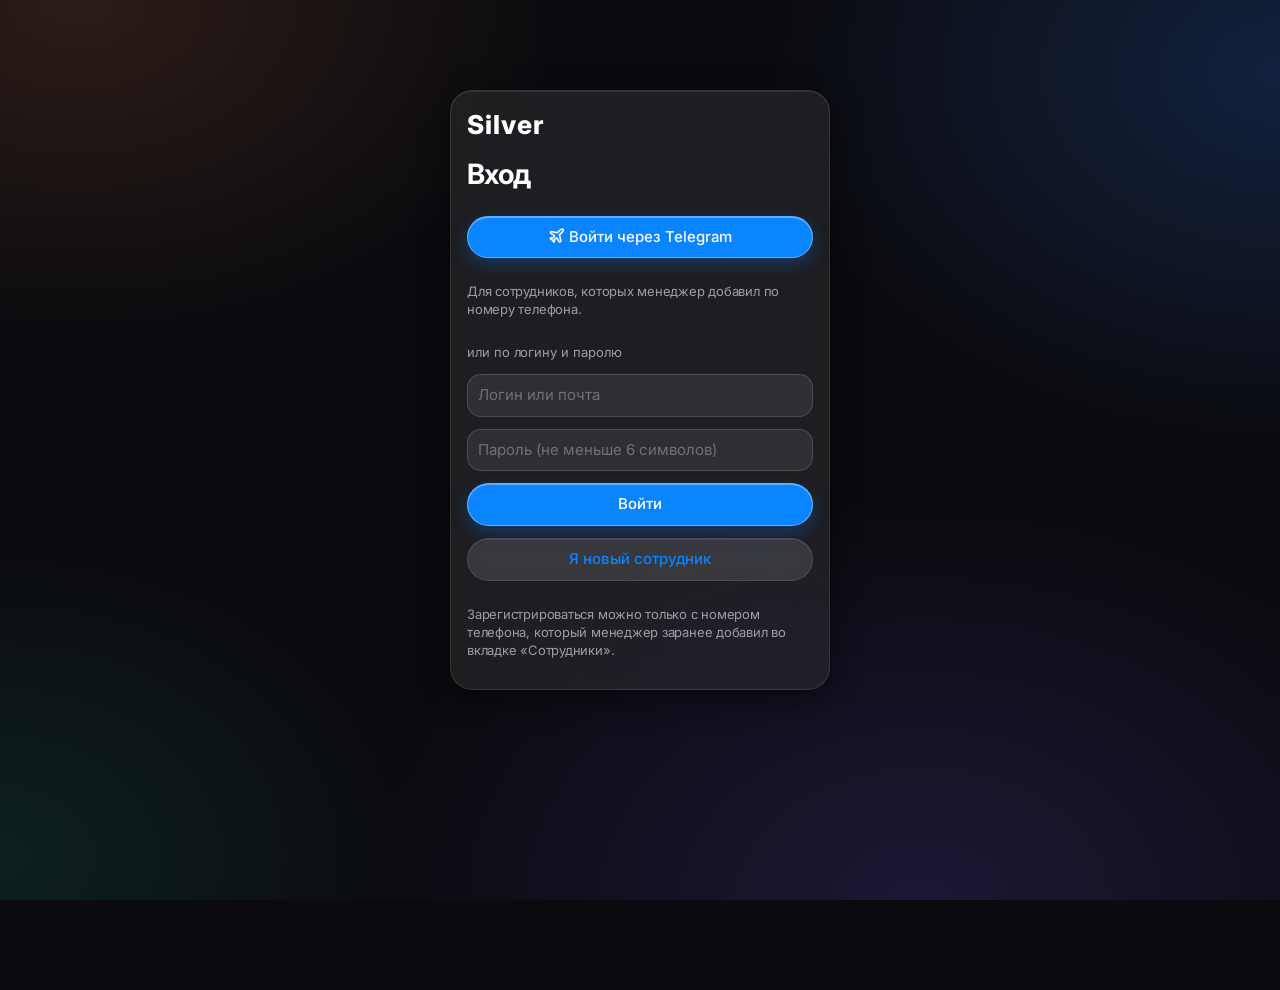
<file: index.html>
<!doctype html>
<html lang="ru">
<head>
<meta charset="utf-8">
<meta name="viewport" content="width=device-width, initial-scale=1, viewport-fit=cover">
<meta name="theme-color" content="#F2F2F7">
<title>Silver</title>
<link rel="manifest" href="manifest.json">
<link rel="stylesheet" href="https://fonts.googleapis.com/css2?family=Inter:wght@400;500;600;700&family=Golos+Text:wght@400;500;600;700&display=swap">
<link rel="stylesheet" href="style.css">
</head>
<body>
<div id="app"></div>
<div id="modal"></div>
<div id="paper" aria-hidden="true"></div>
<script src="supabase.js"></script>
<script src="jsbarcode.min.js"></script>
<script src="app.js"></script>
</body>
</html>
</file>
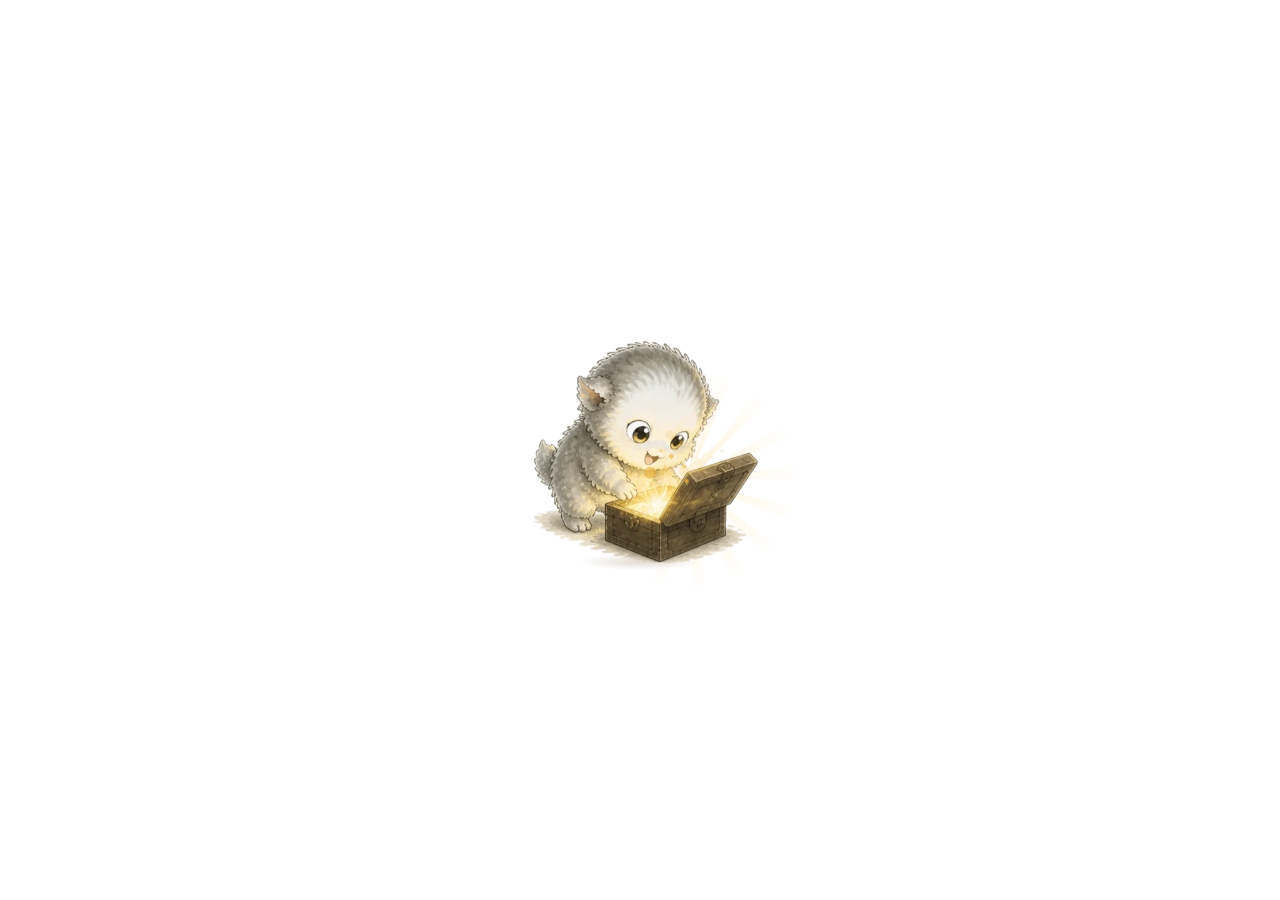
<file: ld-chest.html>
<!DOCTYPE html>
<html lang="ru"><head><meta charset="utf-8"><meta name="viewport" content="width=device-width,initial-scale=1">
<title>Сильвер — Открывает шкатулку</title>
<style>
:root{--sl-bg:#FBF7EE;--sl-ink:#8A7354;--sl-gold:#E9B949;--sl-gold-soft:#F6DFA0}
*{box-sizing:border-box}
html,body{margin:0;height:100%}
body{background:var(--sl-bg);display:grid;place-items:center;font-family:Georgia,"Times New Roman",serif}
.silver-loader{display:flex;flex-direction:column;align-items:center;gap:14px;user-select:none}
.sl-stage{position:relative;width:260px;height:260px}
.sl-stage canvas{position:absolute;z-index:3;inset:-30px;width:calc(100% + 60px);height:calc(100% + 60px);pointer-events:none}
.sl-shadow{position:absolute;left:50%;bottom:10px;width:120px;height:16px;margin-left:-60px;border-radius:50%;
  background:radial-gradient(closest-side,rgba(120,95,55,.22),rgba(120,95,55,0));}
.sl-char{position:absolute;left:50%;bottom:16px;transform-origin:50% 100%;will-change:transform}
.sl-char img{display:block;width:100%;height:auto;-webkit-user-drag:none}
.sl-text{color:var(--sl-ink);font-size:17px;font-style:italic;letter-spacing:.3px;min-height:1.4em;text-align:center;transition:opacity .35s}
.sl-dots i{display:inline-block;animation:sl-dot 1.4s infinite ease-in-out;font-style:normal}
.sl-dots i:nth-child(2){animation-delay:.18s}.sl-dots i:nth-child(3){animation-delay:.36s}
@keyframes sl-dot{0%,70%,100%{opacity:.15;transform:translateY(0)}35%{opacity:1;transform:translateY(-3px)}}
@media (prefers-reduced-motion:reduce){.sl-char,.sl-dots i{animation:none!important}}
.sl-rays{position:absolute;left:178px;top:160px;width:220px;height:220px;margin:-110px 0 0 -110px;border-radius:50%;
  background:repeating-conic-gradient(rgba(255,214,120,.38) 0 7deg,rgba(255,214,120,0) 7deg 22deg);
  -webkit-mask:radial-gradient(closest-side,#000 15%,transparent 100%);mask:radial-gradient(closest-side,#000 15%,transparent 100%)}</style><style>html,body{background:transparent!important;overflow:hidden}.sl-text{display:none!important}</style></head>
<body>
<!-- Сильвер: анимация загрузки «Открывает шкатулку». Блок .silver-loader + <style> + <script> можно переносить на сайт целиком. -->
<div class="silver-loader" role="status" aria-label="Загрузка">
  <div class="sl-stage"><div class="sl-rays"></div><canvas></canvas><div class="sl-shadow"></div><div class="sl-char" style="width:235px"><img alt="" src="[data-uri]"></div></div>
  <div class="sl-text"><span class="sl-cap">Открываем</span><span class="sl-dots"><i>.</i><i>.</i><i>.</i></span></div>
</div>
<script>
function SilverFX(canvas){
  const ctx=canvas.getContext('2d');let W=0,H=0,dpr=1;const P=[];
  function size(){dpr=Math.min(window.devicePixelRatio||1,2);const r=canvas.getBoundingClientRect();W=r.width;H=r.height;canvas.width=W*dpr;canvas.height=H*dpr;}
  size();addEventListener('resize',size);
  const PAD=30; // canvas is 30px larger than stage on each side
  function star(x,y,s,a,rot,col){ctx.save();ctx.translate(x,y);ctx.rotate(rot);ctx.globalAlpha=a;
    const g=ctx.createRadialGradient(0,0,0,0,0,s*2.2);g.addColorStop(0,'rgba(246,196,88,.45)');g.addColorStop(1,'rgba(246,196,88,0)');
    ctx.fillStyle=g;ctx.beginPath();ctx.arc(0,0,s*2.2,0,7);ctx.fill();
    ctx.fillStyle=col||'#F2BE45';ctx.beginPath();ctx.moveTo(0,-s);ctx.quadraticCurveTo(0,0,s,0);ctx.quadraticCurveTo(0,0,0,s);
    ctx.quadraticCurveTo(0,0,-s,0);ctx.quadraticCurveTo(0,0,0,-s);ctx.fill();
    ctx.fillStyle='#fff';ctx.beginPath();ctx.arc(0,0,s*.18,0,7);ctx.fill();ctx.restore();}
  function dot(x,y,s,a,col){ctx.globalAlpha=a;ctx.fillStyle=col;ctx.beginPath();ctx.arc(x,y,s,0,7);ctx.fill();ctx.globalAlpha=1;}
  function text(x,y,s,a,str){ctx.save();ctx.globalAlpha=a;ctx.fillStyle='#A08A66';ctx.font='italic '+s+'px Georgia,serif';ctx.fillText(str,x,y);ctx.restore();}
  return {
    // x,y in STAGE coordinates (0..stage size)
    add(o){P.push(Object.assign({vx:0,vy:0,g:0,life:0,max:1,size:4,rot:Math.random()*6,vr:0,kind:'star',col:null},o,{x:o.x+PAD,y:o.y+PAD}));},
    step(dt){ctx.setTransform(dpr,0,0,dpr,0,0);ctx.clearRect(0,0,W,H);
      for(let i=P.length-1;i>=0;i--){const p=P[i];p.life+=dt;if(p.life>=p.max){P.splice(i,1);continue;}
        p.vy+=p.g*dt;p.x+=p.vx*dt;p.y+=p.vy*dt;p.rot+=p.vr*dt;const k=p.life/p.max;
        const a=k<.2?k/.2:1-(k-.2)/.8;
        if(p.kind==='star')star(p.x,p.y,p.size*(k<.3?.5+k/.6:1),a,p.rot,p.col);
        else if(p.kind==='dot')dot(p.x,p.y,p.size,a*.85,p.col||'#EAB443');
        else if(0)text(p.x,p.y,p.size*(.7+k*.6),a,'z');
      }}
  };
}
function silverRun(fn){let last=performance.now(),t0=last;const reduce=matchMedia('(prefers-reduced-motion: reduce)').matches;
  function f(now){const dt=Math.min((now-last)/1000,.05);last=now;fn(window.__freeze!=null?window.__freeze:(now-t0)/1000,reduce?dt*.35:dt);requestAnimationFrame(f);}requestAnimationFrame(f);}
const rnd=(a,b)=>a+Math.random()*(b-a);

const ch=document.querySelector('.sl-char'),ray=document.querySelector('.sl-rays'),fx=SilverFX(document.querySelector('canvas'));let acc=0;
silverRun((t,dt)=>{const c=t%1.8,h=c<.45?Math.sin(c/.45*Math.PI):0;
  ch.style.transform=`translateX(-50%) translateY(${-h*7}px) scaleY(${1+(c<.45?-.03+h*.05:0)})`;
  ray.style.transform=`rotate(${t*14}deg) scale(${1+Math.sin(t*2.4)*.06})`;ray.style.opacity=.55+Math.sin(t*2.4)*.2;
  acc+=dt;if(acc>.07){acc=0;fx.add({kind:Math.random()<.5?'dot':'star',x:rnd(140,185),y:rnd(150,175),vy:rnd(-55,-25),vx:rnd(-10,10),max:rnd(.8,1.5),size:Math.random()<.5?rnd(1.2,2.4):rnd(3,6)});}
  fx.step(dt);});
</script>
</body></html>
</file>
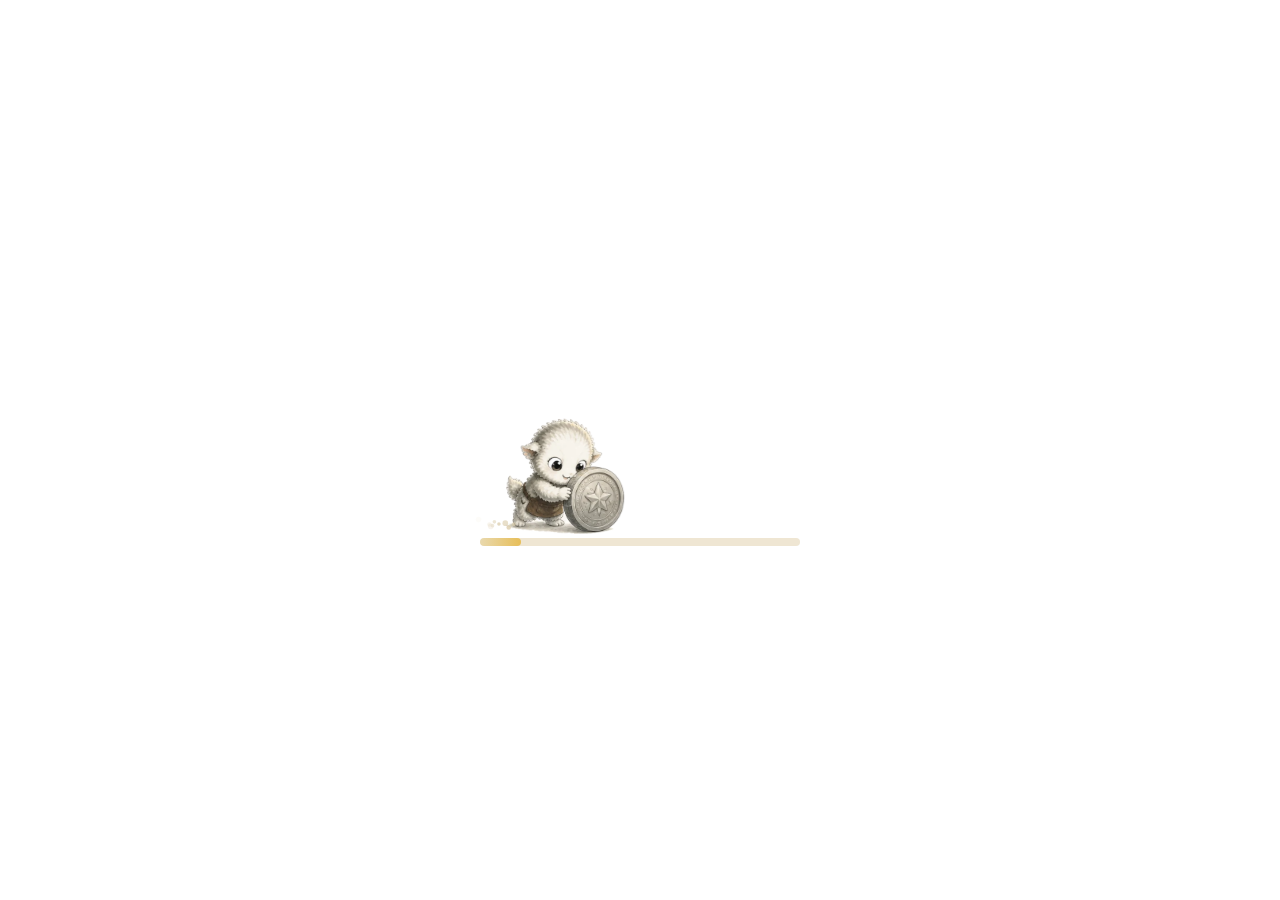
<file: ld-progress.html>
<!DOCTYPE html>
<html lang="ru"><head><meta charset="utf-8"><meta name="viewport" content="width=device-width,initial-scale=1">
<title>Сильвер — Катит монету (с процентами)</title>
<style>
:root{--sl-bg:#FBF7EE;--sl-ink:#8A7354;--sl-gold:#E9B949;--sl-gold-soft:#F6DFA0}
*{box-sizing:border-box}
html,body{margin:0;height:100%}
body{background:var(--sl-bg);display:grid;place-items:center;font-family:Georgia,"Times New Roman",serif}
.silver-loader{display:flex;flex-direction:column;align-items:center;gap:14px;user-select:none}
.sl-stage{position:relative;width:260px;height:260px}
.sl-stage canvas{position:absolute;z-index:3;inset:-30px;width:calc(100% + 60px);height:calc(100% + 60px);pointer-events:none}
.sl-shadow{position:absolute;left:50%;bottom:10px;width:120px;height:16px;margin-left:-60px;border-radius:50%;
  background:radial-gradient(closest-side,rgba(120,95,55,.22),rgba(120,95,55,0));}
.sl-char{position:absolute;left:50%;bottom:16px;transform-origin:50% 100%;will-change:transform}
.sl-char img{display:block;width:100%;height:auto;-webkit-user-drag:none}
.sl-text{color:var(--sl-ink);font-size:17px;font-style:italic;letter-spacing:.3px;min-height:1.4em;text-align:center;transition:opacity .35s}
.sl-dots i{display:inline-block;animation:sl-dot 1.4s infinite ease-in-out;font-style:normal}
.sl-dots i:nth-child(2){animation-delay:.18s}.sl-dots i:nth-child(3){animation-delay:.36s}
@keyframes sl-dot{0%,70%,100%{opacity:.15;transform:translateY(0)}35%{opacity:1;transform:translateY(-3px)}}
@media (prefers-reduced-motion:reduce){.sl-char,.sl-dots i{animation:none!important}}
.silver-loader.wide .sl-stage{width:320px;height:200px}
.silver-loader.wide .sl-char{left:0;bottom:14px}
.sl-track{position:absolute;left:0;right:0;bottom:4px;height:8px;border-radius:8px;background:#EFE6D3;overflow:hidden}
.sl-fill{height:100%;width:0;border-radius:8px;background:linear-gradient(90deg,#E9D9AE,#E7BE58)}
.sl-pct{font-style:normal;margin-left:6px}</style><style>html,body{background:transparent!important;overflow:hidden}.sl-text{display:none!important}</style></head>
<body>
<!-- Сильвер: анимация загрузки «Катит монету (с процентами)». Блок .silver-loader + <style> + <script> можно переносить на сайт целиком. -->
<div class="silver-loader wide" role="status" aria-label="Загрузка">
  <div class="sl-stage"><canvas></canvas><div class="sl-shadow" style="display:none"></div><div class="sl-char" style="width:120px"><img alt="" src="[data-uri]"></div><div class="sl-track"><div class="sl-fill"></div></div></div>
  <div class="sl-text"><span class="sl-cap">Загрузка</span><span class="sl-pct">0%</span></div>
</div>
<script>
function SilverFX(canvas){
  const ctx=canvas.getContext('2d');let W=0,H=0,dpr=1;const P=[];
  function size(){dpr=Math.min(window.devicePixelRatio||1,2);const r=canvas.getBoundingClientRect();W=r.width;H=r.height;canvas.width=W*dpr;canvas.height=H*dpr;}
  size();addEventListener('resize',size);
  const PAD=30; // canvas is 30px larger than stage on each side
  function star(x,y,s,a,rot,col){ctx.save();ctx.translate(x,y);ctx.rotate(rot);ctx.globalAlpha=a;
    const g=ctx.createRadialGradient(0,0,0,0,0,s*2.2);g.addColorStop(0,'rgba(246,196,88,.45)');g.addColorStop(1,'rgba(246,196,88,0)');
    ctx.fillStyle=g;ctx.beginPath();ctx.arc(0,0,s*2.2,0,7);ctx.fill();
    ctx.fillStyle=col||'#F2BE45';ctx.beginPath();ctx.moveTo(0,-s);ctx.quadraticCurveTo(0,0,s,0);ctx.quadraticCurveTo(0,0,0,s);
    ctx.quadraticCurveTo(0,0,-s,0);ctx.quadraticCurveTo(0,0,0,-s);ctx.fill();
    ctx.fillStyle='#fff';ctx.beginPath();ctx.arc(0,0,s*.18,0,7);ctx.fill();ctx.restore();}
  function dot(x,y,s,a,col){ctx.globalAlpha=a;ctx.fillStyle=col;ctx.beginPath();ctx.arc(x,y,s,0,7);ctx.fill();ctx.globalAlpha=1;}
  function text(x,y,s,a,str){ctx.save();ctx.globalAlpha=a;ctx.fillStyle='#A08A66';ctx.font='italic '+s+'px Georgia,serif';ctx.fillText(str,x,y);ctx.restore();}
  return {
    // x,y in STAGE coordinates (0..stage size)
    add(o){P.push(Object.assign({vx:0,vy:0,g:0,life:0,max:1,size:4,rot:Math.random()*6,vr:0,kind:'star',col:null},o,{x:o.x+PAD,y:o.y+PAD}));},
    step(dt){ctx.setTransform(dpr,0,0,dpr,0,0);ctx.clearRect(0,0,W,H);
      for(let i=P.length-1;i>=0;i--){const p=P[i];p.life+=dt;if(p.life>=p.max){P.splice(i,1);continue;}
        p.vy+=p.g*dt;p.x+=p.vx*dt;p.y+=p.vy*dt;p.rot+=p.vr*dt;const k=p.life/p.max;
        const a=k<.2?k/.2:1-(k-.2)/.8;
        if(p.kind==='star')star(p.x,p.y,p.size*(k<.3?.5+k/.6:1),a,p.rot,p.col);
        else if(p.kind==='dot')dot(p.x,p.y,p.size,a*.85,p.col||'#EAB443');
        else if(p.kind==='z')text(p.x,p.y,p.size*(.7+k*.6),a,'z');
      }}
  };
}
function silverRun(fn){let last=performance.now(),t0=last;const reduce=matchMedia('(prefers-reduced-motion: reduce)').matches;
  function f(now){const dt=Math.min((now-last)/1000,.05);last=now;fn(window.__freeze!=null?window.__freeze:(now-t0)/1000,reduce?dt*.35:dt);requestAnimationFrame(f);}requestAnimationFrame(f);}
const rnd=(a,b)=>a+Math.random()*(b-a);

const ch=document.querySelector('.sl-char'),fill=document.querySelector('.sl-fill'),pct=document.querySelector('.sl-pct'),fx=SilverFX(document.querySelector('canvas'));
let target=0,shown=0,acc=0,hold=0;
window.setSilverProgress=p=>{target=Math.max(0,Math.min(100,p));window.__silverManual=true;};
silverRun((t,dt)=>{
  if(!window.__silverManual){ if(shown>=99.5){hold+=dt;if(hold>1.2){hold=0;shown=0;target=0;}} else if(Math.random()<dt*1.6)target=Math.min(100,target+rnd(6,18)); }
  const prevS=shown;shown+=(target-shown)*Math.min(1,dt*3);const moving=shown-prevS>.02;
  const k=shown/100,x=k*(320-120);
  ch.style.transform=`translateX(${x}px) translateY(${moving?-Math.abs(Math.sin(t*14))*3:0}px) rotate(${moving?Math.sin(t*14)*2:0}deg)`;
  fill.style.width=shown+'%';pct.textContent=Math.round(shown)+'%';
  acc+=dt;if(moving&&acc>.06){acc=0;fx.add({kind:'dot',x:x+12,y:176+rnd(-3,3),vx:rnd(-30,-12),vy:rnd(-10,-2),max:rnd(.4,.8),size:rnd(1.5,3),col:'#D9C9A6'});}
  fx.step(dt);});
</script>
</body></html>
</file>
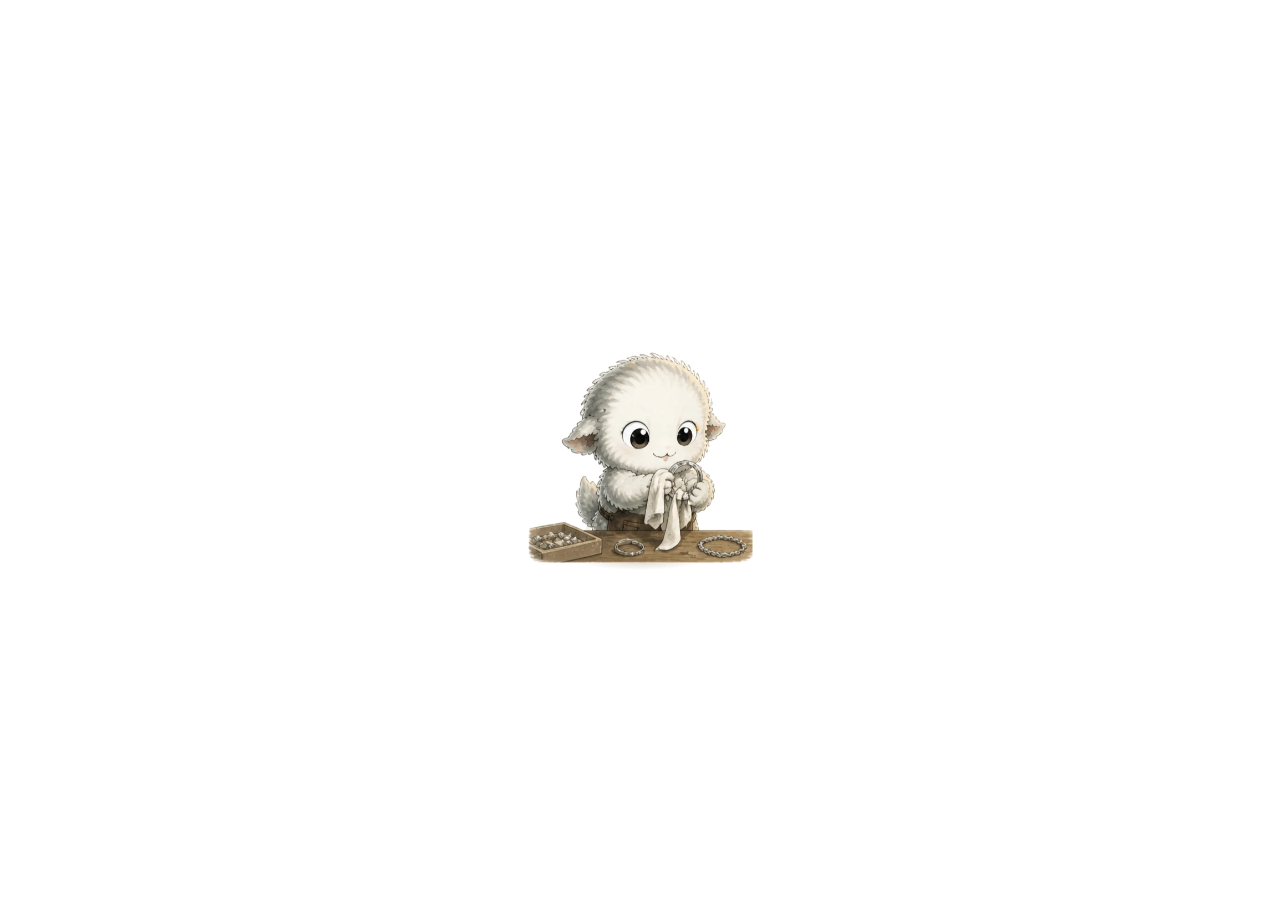
<file: ld-shop.html>
<!DOCTYPE html>
<html lang="ru"><head><meta charset="utf-8"><meta name="viewport" content="width=device-width,initial-scale=1">
<title>Сильвер — Карусель «магазин»</title>
<style>
:root{--sl-bg:#FBF7EE;--sl-ink:#8A7354;--sl-gold:#E9B949;--sl-gold-soft:#F6DFA0}
*{box-sizing:border-box}
html,body{margin:0;height:100%}
body{background:var(--sl-bg);display:grid;place-items:center;font-family:Georgia,"Times New Roman",serif}
.silver-loader{display:flex;flex-direction:column;align-items:center;gap:14px;user-select:none}
.sl-stage{position:relative;width:260px;height:260px}
.sl-stage canvas{position:absolute;z-index:3;inset:-30px;width:calc(100% + 60px);height:calc(100% + 60px);pointer-events:none}
.sl-shadow{position:absolute;left:50%;bottom:10px;width:120px;height:16px;margin-left:-60px;border-radius:50%;
  background:radial-gradient(closest-side,rgba(120,95,55,.22),rgba(120,95,55,0));}
.sl-char{position:absolute;left:50%;bottom:16px;transform-origin:50% 100%;will-change:transform}
.sl-char img{display:block;width:100%;height:auto;-webkit-user-drag:none}
.sl-text{color:var(--sl-ink);font-size:17px;font-style:italic;letter-spacing:.3px;min-height:1.4em;text-align:center;transition:opacity .35s}
.sl-dots i{display:inline-block;animation:sl-dot 1.4s infinite ease-in-out;font-style:normal}
.sl-dots i:nth-child(2){animation-delay:.18s}.sl-dots i:nth-child(3){animation-delay:.36s}
@keyframes sl-dot{0%,70%,100%{opacity:.15;transform:translateY(0)}35%{opacity:1;transform:translateY(-3px)}}
@media (prefers-reduced-motion:reduce){.sl-char,.sl-dots i{animation:none!important}}
</style><style>html,body{background:transparent!important;overflow:hidden}.sl-text{display:none!important}</style></head>
<body>
<!-- Сильвер: анимация загрузки «Карусель «магазин»». Блок .silver-loader + <style> + <script> можно переносить на сайт целиком. -->
<div class="silver-loader" role="status" aria-label="Загрузка">
  <div class="sl-stage"><canvas></canvas><div class="sl-shadow"></div><div class="sl-char" style="width:225px"><img alt="" src="[data-uri]"></div><div class="sl-char" style="width:225px"><img alt="" src="[data-uri]"></div></div>
  <div class="sl-text"><span class="sl-cap">Полируем серебро</span><span class="sl-dots"><i>.</i><i>.</i><i>.</i></span></div>
</div>
<script>window.__SL_LIST=[["[data-uri]", "\u041f\u043e\u043b\u0438\u0440\u0443\u0435\u043c \u0441\u0435\u0440\u0435\u0431\u0440\u043e", 225], ["[data-uri]", "\u041f\u0440\u043e\u0432\u0435\u0440\u044f\u0435\u043c \u043a\u0430\u0436\u0434\u044b\u0439 \u043a\u0430\u043c\u0443\u0448\u0435\u043a", 225], ["[data-uri]", "\u041f\u0440\u0438\u043c\u0435\u0440\u044f\u0435\u043c", 225], ["[data-uri]", "\u0420\u0430\u0441\u043a\u043b\u0430\u0434\u044b\u0432\u0430\u0435\u043c \u0441\u0435\u0440\u044c\u0433\u0438", 225], ["[data-uri]", "\u041f\u0435\u0440\u0435\u0431\u0438\u0440\u0430\u0435\u043c \u0443\u043a\u0440\u0430\u0448\u0435\u043d\u0438\u044f", 225], ["[data-uri]", "\u0423\u043a\u043b\u0430\u0434\u044b\u0432\u0430\u0435\u043c \u0432 \u043a\u043e\u0440\u043e\u0431\u043e\u0447\u043a\u0443", 225], ["[data-uri]", "\u0417\u0430\u0432\u044f\u0437\u044b\u0432\u0430\u0435\u043c \u0431\u0430\u043d\u0442\u0438\u043a", 225], ["[data-uri]", "\u0421\u043e\u0431\u0438\u0440\u0430\u0435\u043c \u0437\u0430\u043a\u0430\u0437", 225]];
function SilverFX(canvas){
  const ctx=canvas.getContext('2d');let W=0,H=0,dpr=1;const P=[];
  function size(){dpr=Math.min(window.devicePixelRatio||1,2);const r=canvas.getBoundingClientRect();W=r.width;H=r.height;canvas.width=W*dpr;canvas.height=H*dpr;}
  size();addEventListener('resize',size);
  const PAD=30; // canvas is 30px larger than stage on each side
  function star(x,y,s,a,rot,col){ctx.save();ctx.translate(x,y);ctx.rotate(rot);ctx.globalAlpha=a;
    const g=ctx.createRadialGradient(0,0,0,0,0,s*2.2);g.addColorStop(0,'rgba(246,196,88,.45)');g.addColorStop(1,'rgba(246,196,88,0)');
    ctx.fillStyle=g;ctx.beginPath();ctx.arc(0,0,s*2.2,0,7);ctx.fill();
    ctx.fillStyle=col||'#F2BE45';ctx.beginPath();ctx.moveTo(0,-s);ctx.quadraticCurveTo(0,0,s,0);ctx.quadraticCurveTo(0,0,0,s);
    ctx.quadraticCurveTo(0,0,-s,0);ctx.quadraticCurveTo(0,0,0,-s);ctx.fill();
    ctx.fillStyle='#fff';ctx.beginPath();ctx.arc(0,0,s*.18,0,7);ctx.fill();ctx.restore();}
  function dot(x,y,s,a,col){ctx.globalAlpha=a;ctx.fillStyle=col;ctx.beginPath();ctx.arc(x,y,s,0,7);ctx.fill();ctx.globalAlpha=1;}
  function text(x,y,s,a,str){ctx.save();ctx.globalAlpha=a;ctx.fillStyle='#A08A66';ctx.font='italic '+s+'px Georgia,serif';ctx.fillText(str,x,y);ctx.restore();}
  return {
    // x,y in STAGE coordinates (0..stage size)
    add(o){P.push(Object.assign({vx:0,vy:0,g:0,life:0,max:1,size:4,rot:Math.random()*6,vr:0,kind:'star',col:null},o,{x:o.x+PAD,y:o.y+PAD}));},
    step(dt){ctx.setTransform(dpr,0,0,dpr,0,0);ctx.clearRect(0,0,W,H);
      for(let i=P.length-1;i>=0;i--){const p=P[i];p.life+=dt;if(p.life>=p.max){P.splice(i,1);continue;}
        p.vy+=p.g*dt;p.x+=p.vx*dt;p.y+=p.vy*dt;p.rot+=p.vr*dt;const k=p.life/p.max;
        const a=k<.2?k/.2:1-(k-.2)/.8;
        if(p.kind==='star')star(p.x,p.y,p.size*(k<.3?.5+k/.6:1),a,p.rot,p.col);
        else if(p.kind==='dot')dot(p.x,p.y,p.size,a*.85,p.col||'#EAB443');
        else if(p.kind==='z')text(p.x,p.y,p.size*(.7+k*.6),a,'z');
      }}
  };
}
function silverRun(fn){let last=performance.now(),t0=last;const reduce=matchMedia('(prefers-reduced-motion: reduce)').matches;
  function f(now){const dt=Math.min((now-last)/1000,.05);last=now;fn(window.__freeze!=null?window.__freeze:(now-t0)/1000,reduce?dt*.35:dt);requestAnimationFrame(f);}requestAnimationFrame(f);}
const rnd=(a,b)=>a+Math.random()*(b-a);

const A=document.querySelectorAll('.sl-char'),txt=document.querySelector('.sl-text .sl-cap'),fx=SilverFX(document.querySelector('canvas'));
const L=window.__SL_LIST;let i=0,cur=0,t0=0,acc=0;
A[1].style.opacity=0;
function show(n){const nxt=1-cur;A[nxt].querySelector('img').src=L[n][0];A[nxt].style.width=L[n][2]+'px';cur=nxt;t0=performance.now()/1000;
  const tw=document.querySelector('.sl-text');tw.style.opacity=0;setTimeout(()=>{txt.textContent=L[n][1];tw.style.opacity=1;},300);
  for(let k=0;k<10;k++){const a=rnd(0,6.28),v=rnd(30,70);fx.add({x:130,y:120,vx:Math.cos(a)*v,vy:Math.sin(a)*v,max:rnd(.5,.9),size:rnd(2.5,5)});}}
setInterval(()=>{i=(i+1)%L.length;show(i);},2200);
silverRun((t,dt)=>{const k=Math.min(1,(performance.now()/1000-t0)/.45),e=1-Math.pow(1-k,3);
  const bob=Math.sin(t*2.6)*-2.5;
  A[cur].style.opacity=e;A[cur].style.transform=`translateX(-50%) translateY(${(1-e)*14+bob}px) scale(${.92+.08*e})`;
  A[1-cur].style.opacity=1-e;A[1-cur].style.transform=`translateX(-50%) translateY(${-e*6}px) scale(${1-.04*e})`;
  acc+=dt;if(acc>.4){acc=0;fx.add({x:rnd(40,220),y:rnd(30,170),max:rnd(.7,1.2),size:rnd(2,4)});}
  fx.step(dt);});
</script>
</body></html>
</file>
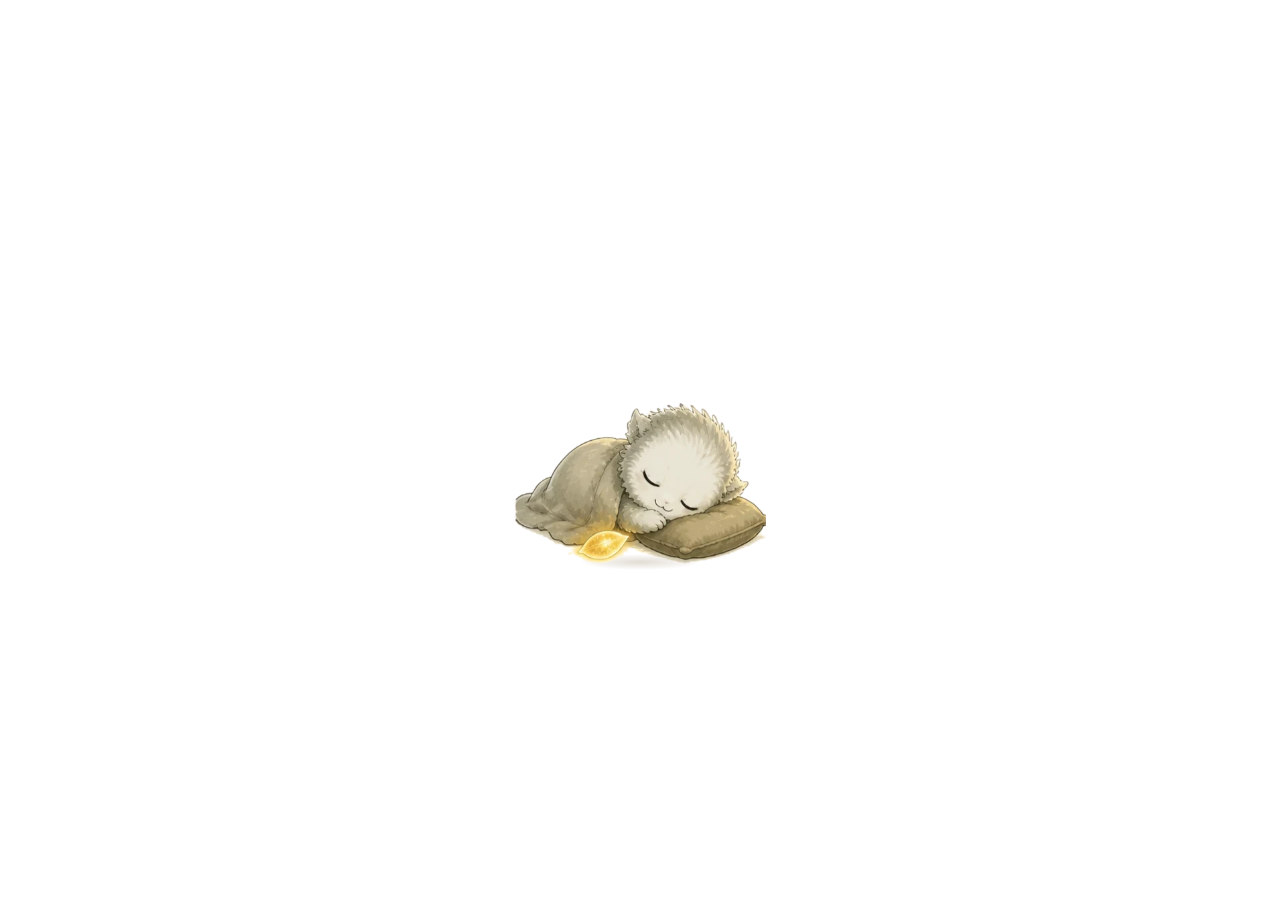
<file: ld-sleep.html>
<!DOCTYPE html>
<html lang="ru"><head><meta charset="utf-8"><meta name="viewport" content="width=device-width,initial-scale=1">
<title>Сильвер — Спит</title>
<style>
:root{--sl-bg:#FBF7EE;--sl-ink:#8A7354;--sl-gold:#E9B949;--sl-gold-soft:#F6DFA0}
*{box-sizing:border-box}
html,body{margin:0;height:100%}
body{background:var(--sl-bg);display:grid;place-items:center;font-family:Georgia,"Times New Roman",serif}
.silver-loader{display:flex;flex-direction:column;align-items:center;gap:14px;user-select:none}
.sl-stage{position:relative;width:260px;height:260px}
.sl-stage canvas{position:absolute;z-index:3;inset:-30px;width:calc(100% + 60px);height:calc(100% + 60px);pointer-events:none}
.sl-shadow{position:absolute;left:50%;bottom:10px;width:120px;height:16px;margin-left:-60px;border-radius:50%;
  background:radial-gradient(closest-side,rgba(120,95,55,.22),rgba(120,95,55,0));}
.sl-char{position:absolute;left:50%;bottom:16px;transform-origin:50% 100%;will-change:transform}
.sl-char img{display:block;width:100%;height:auto;-webkit-user-drag:none}
.sl-text{color:var(--sl-ink);font-size:17px;font-style:italic;letter-spacing:.3px;min-height:1.4em;text-align:center;transition:opacity .35s}
.sl-dots i{display:inline-block;animation:sl-dot 1.4s infinite ease-in-out;font-style:normal}
.sl-dots i:nth-child(2){animation-delay:.18s}.sl-dots i:nth-child(3){animation-delay:.36s}
@keyframes sl-dot{0%,70%,100%{opacity:.15;transform:translateY(0)}35%{opacity:1;transform:translateY(-3px)}}
@media (prefers-reduced-motion:reduce){.sl-char,.sl-dots i{animation:none!important}}
</style><style>html,body{background:transparent!important;overflow:hidden}.sl-text{display:none!important}</style></head>
<body>
<!-- Сильвер: анимация загрузки «Спит». Блок .silver-loader + <style> + <script> можно переносить на сайт целиком. -->
<div class="silver-loader" role="status" aria-label="Загрузка">
  <div class="sl-stage"><canvas></canvas><div class="sl-shadow"></div><div class="sl-char" style="width:250px"><img alt="" src="[data-uri]"></div></div>
  <div class="sl-text"><span class="sl-cap">Сильвер ждёт</span><span class="sl-dots"><i>.</i><i>.</i><i>.</i></span></div>
</div>
<script>
function SilverFX(canvas){
  const ctx=canvas.getContext('2d');let W=0,H=0,dpr=1;const P=[];
  function size(){dpr=Math.min(window.devicePixelRatio||1,2);const r=canvas.getBoundingClientRect();W=r.width;H=r.height;canvas.width=W*dpr;canvas.height=H*dpr;}
  size();addEventListener('resize',size);
  const PAD=30; // canvas is 30px larger than stage on each side
  function star(x,y,s,a,rot,col){ctx.save();ctx.translate(x,y);ctx.rotate(rot);ctx.globalAlpha=a;
    const g=ctx.createRadialGradient(0,0,0,0,0,s*2.2);g.addColorStop(0,'rgba(246,196,88,.45)');g.addColorStop(1,'rgba(246,196,88,0)');
    ctx.fillStyle=g;ctx.beginPath();ctx.arc(0,0,s*2.2,0,7);ctx.fill();
    ctx.fillStyle=col||'#F2BE45';ctx.beginPath();ctx.moveTo(0,-s);ctx.quadraticCurveTo(0,0,s,0);ctx.quadraticCurveTo(0,0,0,s);
    ctx.quadraticCurveTo(0,0,-s,0);ctx.quadraticCurveTo(0,0,0,-s);ctx.fill();
    ctx.fillStyle='#fff';ctx.beginPath();ctx.arc(0,0,s*.18,0,7);ctx.fill();ctx.restore();}
  function dot(x,y,s,a,col){ctx.globalAlpha=a;ctx.fillStyle=col;ctx.beginPath();ctx.arc(x,y,s,0,7);ctx.fill();ctx.globalAlpha=1;}
  function text(x,y,s,a,str){ctx.save();ctx.globalAlpha=a;ctx.fillStyle='#A08A66';ctx.font='italic '+s+'px Georgia,serif';ctx.fillText(str,x,y);ctx.restore();}
  return {
    // x,y in STAGE coordinates (0..stage size)
    add(o){P.push(Object.assign({vx:0,vy:0,g:0,life:0,max:1,size:4,rot:Math.random()*6,vr:0,kind:'star',col:null},o,{x:o.x+PAD,y:o.y+PAD}));},
    step(dt){ctx.setTransform(dpr,0,0,dpr,0,0);ctx.clearRect(0,0,W,H);
      for(let i=P.length-1;i>=0;i--){const p=P[i];p.life+=dt;if(p.life>=p.max){P.splice(i,1);continue;}
        p.vy+=p.g*dt;p.x+=p.vx*dt;p.y+=p.vy*dt;p.rot+=p.vr*dt;const k=p.life/p.max;
        const a=k<.2?k/.2:1-(k-.2)/.8;
        if(p.kind==='star')star(p.x,p.y,p.size*(k<.3?.5+k/.6:1),a,p.rot,p.col);
        else if(p.kind==='dot')dot(p.x,p.y,p.size,a*.85,p.col||'#EAB443');
        else if(0)text(p.x,p.y,p.size*(.7+k*.6),a,'z');
      }}
  };
}
function silverRun(fn){let last=performance.now(),t0=last;const reduce=matchMedia('(prefers-reduced-motion: reduce)').matches;
  function f(now){const dt=Math.min((now-last)/1000,.05);last=now;fn(window.__freeze!=null?window.__freeze:(now-t0)/1000,reduce?dt*.35:dt);requestAnimationFrame(f);}requestAnimationFrame(f);}
const rnd=(a,b)=>a+Math.random()*(b-a);

const ch=document.querySelector('.sl-char'),fx=SilverFX(document.querySelector('canvas'));let acc=0;
silverRun((t,dt)=>{const b=Math.sin(t*1.7);
  ch.style.transform=`translateX(-50%) scale(${1+b*.008},${1+b*.025})`;
  acc+=dt;if(acc>1.1){acc=0;fx.add({kind:'z',x:200,y:150,vx:rnd(8,16),vy:-18,max:2.6,size:rnd(14,20)});}
  fx.step(dt);});
</script>
</body></html>
</file>
<file: style.css>
:root{
  --bg:#fff8f1; --surface:#fff; --ink:#3d2c2e; --muted:#8a6f63; --line:#f1dcc8;
  --accent:#e07a5f; --accent-ink:#fff; --soft:#fdebd9; --ok:#3e8e6e; --warn:#b7791f; --bad:#c0443a; --night:#3d2c2e;
  --sun:#f2a65a; --sun2:#f7c27a; --head-ink:#3d2c2e;
  --font:"Golos Text",system-ui,-apple-system,"Segoe UI",sans-serif;
}
*{box-sizing:border-box}
html,body{margin:0;height:100%}
body{background:var(--bg);color:var(--ink);font:15px/1.4 var(--font);-webkit-text-size-adjust:100%}
button,input,select,textarea{font:inherit;color:inherit}
button{cursor:pointer}
:focus-visible{outline:2px solid var(--accent);outline-offset:2px}
.num{font-variant-numeric:tabular-nums}
[hidden]{display:none!important}

header{position:sticky;top:0;z-index:5;background:linear-gradient(100deg,var(--sun2),var(--sun) 55%,#ee9150);color:var(--head-ink);box-shadow:0 2px 10px rgba(224,122,95,.18);padding:10px max(14px,env(safe-area-inset-right)) 10px max(14px,env(safe-area-inset-left));
  padding-top:calc(10px + env(safe-area-inset-top));display:flex;flex-wrap:wrap;gap:8px 12px;align-items:center}
header .brand{font-weight:700;letter-spacing:.03em}
header select{background:rgba(255,255,255,.55);border:1px solid rgba(61,44,46,.18);border-radius:10px;padding:6px 8px;color:var(--head-ink);max-width:100%}
header .who{margin-left:auto;font-size:13px;color:#5a3f3a;display:flex;gap:10px;align-items:center;flex-wrap:wrap}
header .who button{background:rgba(255,255,255,.45);border:1px solid rgba(61,44,46,.18);color:var(--head-ink);border-radius:10px;padding:4px 10px}
.net{font-size:12px;padding:2px 8px;border-radius:999px;background:#2f7d5b;color:#fff}
.net.off{background:#b33a3a}

main{max-width:1150px;margin:0 auto;padding:14px max(14px,env(safe-area-inset-right)) 90px max(14px,env(safe-area-inset-left))}
nav.tabs{position:fixed;left:0;right:0;bottom:0;z-index:6;background:var(--surface);border-top:1px solid var(--line);display:flex;
  padding-bottom:env(safe-area-inset-bottom);overflow-x:auto}
nav.tabs button{flex:1 0 auto;background:none;border:0;padding:8px 10px 10px;font-weight:600;font-size:13px;color:var(--muted);white-space:nowrap;display:flex;flex-direction:column;align-items:center;gap:2px}
nav.tabs .ico{font-size:19px;line-height:1}
nav.subtabs{max-width:1150px;margin:0 auto;display:flex;gap:6px;overflow-x:auto;padding:10px max(14px,env(safe-area-inset-right)) 0 max(14px,env(safe-area-inset-left))}
nav.subtabs button{flex:0 0 auto;border:1px solid var(--line);background:var(--surface);color:var(--ink);border-radius:999px;padding:7px 14px;font-weight:600;white-space:nowrap}
nav.subtabs button[aria-selected="true"]{background:var(--ink);color:var(--surface);border-color:var(--ink)}
nav.tabs button[aria-selected="true"]{color:var(--accent);box-shadow:inset 0 3px 0 var(--accent)}

h2{font-size:19px;margin:0 0 10px}
.label{font-size:12px;text-transform:uppercase;letter-spacing:.06em;color:var(--muted)}
.meta{font-size:12px;color:var(--muted)}
.card{background:var(--surface);border:1px solid var(--line);border-radius:14px;padding:14px}
.row{display:flex;justify-content:space-between;gap:10px;align-items:center}
.stack{display:flex;flex-direction:column;gap:10px}
.grid2{display:grid;grid-template-columns:minmax(0,1.25fr) minmax(0,1fr);gap:16px;align-items:start}
@media (max-width:860px){.grid2{grid-template-columns:1fr}}
input,select,textarea{border:1px solid var(--line);border-radius:10px;padding:10px;background:var(--surface);min-width:0}
input.small{padding:6px 8px;width:96px}
.btn{border:1px solid var(--line);background:var(--surface);border-radius:10px;padding:10px 12px;font-weight:600}
.btn.primary{background:var(--accent);border-color:var(--accent);color:var(--accent-ink)}
.btn.small{padding:6px 10px;font-size:13px}
.btn:disabled{opacity:.45;cursor:not-allowed}
.list{display:flex;flex-direction:column;background:var(--surface);border:1px solid var(--line);border-radius:12px;overflow:hidden;margin-top:10px}
.prod{display:grid;grid-template-columns:44px minmax(0,1fr) auto;gap:4px 10px;align-items:center;padding:10px 12px;border:0;border-bottom:1px solid var(--line);background:none;text-align:left;width:100%}
.prod:last-child{border-bottom:0}
.prod:hover{background:var(--soft)}
.chip{display:inline-block;font-size:11px;padding:1px 7px;border-radius:999px;border:1px solid var(--line);color:var(--muted);margin:2px 4px 0 0}
.chip.zero{border-color:var(--bad);color:var(--bad)} .chip.ok{border-color:var(--ok);color:var(--ok)} .chip.warn{border-color:var(--warn);color:var(--warn)}
.price{font-weight:600;white-space:nowrap;text-align:right}
.line{display:grid;grid-template-columns:minmax(0,1fr) auto;gap:4px 10px;padding-bottom:10px;border-bottom:1px dashed var(--line)}
.line .ctrl{grid-column:1/-1;display:flex;flex-wrap:wrap;gap:6px;align-items:center}
.qty{display:flex;align-items:center;border:1px solid var(--line);border-radius:8px}
.qty button{background:none;border:0;width:32px;height:32px;font-size:18px}
.qty span{min-width:24px;text-align:center}
.total{font-size:22px;font-weight:700}
.seg{display:flex;border:1px solid var(--line);border-radius:8px;overflow:hidden}
.seg button{background:none;border:0;padding:6px 10px}
.seg button[aria-pressed="true"]{background:var(--ink);color:var(--surface)}
.pays{display:grid;grid-template-columns:repeat(auto-fill,minmax(130px,1fr));gap:6px}
.pay{display:flex;flex-direction:column;gap:4px;border:1px solid var(--line);border-radius:10px;padding:8px;background:var(--bg)}
.pay.on{border-color:var(--accent);background:var(--soft)}
.pay label{display:flex;gap:6px;align-items:center;font-weight:600;font-size:13px}
.pay input[type=number],.pay input[type=text]{width:100%;padding:6px}
.warn{color:var(--bad);font-size:13px}
.okmsg{color:var(--ok);font-size:13px}
.cust{border:1px solid var(--line);border-radius:10px;padding:10px;background:var(--bg)}
.empty{color:var(--muted);text-align:center;padding:18px 6px}
.scroll{overflow-x:auto;background:var(--surface);border:1px solid var(--line);border-radius:12px}
table{border-collapse:collapse;width:100%;font-size:14px}
th,td{padding:8px;border-bottom:1px solid var(--line);text-align:left;vertical-align:top}
th{font-size:12px;color:var(--muted);font-weight:500;text-transform:uppercase;letter-spacing:.05em}
.overlay{position:fixed;inset:0;z-index:20;background:rgba(10,12,24,.55);display:grid;place-items:center;padding:16px}
.dialog{background:var(--surface);border-radius:14px;padding:16px;max-width:460px;width:100%;max-height:90vh;overflow:auto;display:flex;flex-direction:column;gap:12px}
.toast{position:fixed;left:50%;transform:translateX(-50%);bottom:calc(74px + env(safe-area-inset-bottom));z-index:30;background:var(--ink);color:#fff;padding:10px 14px;border-radius:10px;max-width:90vw}
.login{max-width:380px;margin:10vh auto;display:flex;flex-direction:column;gap:12px}
.filters{display:flex;flex-wrap:wrap;gap:8px;margin-bottom:10px}
.receipt{font-family:"Courier New",ui-monospace,monospace;font-size:13px;white-space:pre-wrap;background:#fffdf8;border:1px solid var(--line);padding:12px;color:#111}

#paper{display:none}
@media print{
  body *{visibility:hidden}
  #paper,#paper *{visibility:visible}
  #paper{display:block;position:absolute;left:0;top:0;width:58mm;font:12px/1.35 "Courier New",monospace;white-space:pre-wrap;color:#000}
  @page{margin:2mm}
}

#labels{display:none}
@media print{
  body.print-labels #paper{display:none}
  body.print-labels #labels,body.print-labels #labels *{visibility:visible}
  body.print-labels #labels{display:block;position:absolute;left:0;top:0;page:labels}
  body.print-labels .label47{width:47mm;height:25mm;padding:1mm 1.5mm;box-sizing:border-box;page-break-after:always;overflow:hidden;font:8pt/1.1 Arial,sans-serif;color:#000;text-align:center}
  body.print-labels .label47 .ln{height:7mm;overflow:hidden}
  body.print-labels .label47 svg{width:100%;height:12mm}
  body.print-labels .label47 .lp{font-weight:700;font-size:10pt}
}
@page labels{ size:47mm 25mm; margin:0 }

.thumb{width:44px;height:44px;border-radius:8px;object-fit:cover;background:var(--bg);display:block}

/* график выручки: столбики и подсказка */
.rcol{position:relative;flex:1 1 0;min-width:0;height:100%;display:flex;align-items:flex-end;cursor:default}
.rbar{position:relative;width:100%;background:var(--accent);opacity:.85;border-radius:3px 3px 0 0;transition:opacity .1s}
.rcol:hover .rbar{opacity:1}
.rcol:hover{background:rgba(184,69,107,.07);border-radius:4px}
.rtip{display:none;position:absolute;bottom:calc(100% + 6px);left:50%;transform:translateX(-50%);background:var(--night);color:#fff;padding:6px 10px;border-radius:8px;font-size:12px;line-height:1.35;white-space:nowrap;z-index:5;pointer-events:none;box-shadow:0 4px 14px rgba(0,0,0,.18)}
.rtip b{display:block;font-size:14px;font-weight:600}
.rcol.l .rtip{left:0;transform:none}.rcol.r .rtip{left:auto;right:0;transform:none}
.rcol:hover .rtip{display:block}

/* роль «Просмотр»: кнопки изменений скрыты */
body.readonly #main .btn.primary:not([data-trok]):not([data-trg]):not([data-csdays]):not([data-csdir]):not([data-period]):not([data-shdays]):not([data-sgroup]):not([data-reqst]):not([data-wmode]):not([data-cfst]):not([data-sagroup]):not([data-stsite]):not([data-ststatus]), body.readonly #main [data-ret], body.readonly #main input[type=file]{display:none!important}

/* выходные и праздники на графике */
.rbar.k-weekend{background:#7b5ea7}
.rbar.k-holiday{background:#e2a33b}
.rbar.k-notable{background:#4a9c8c}
.rtip i{display:block;font-style:normal;color:#ffd68a;margin:2px 0}
.rleg{display:flex;flex-wrap:wrap;gap:4px 14px;font-size:11px;margin-top:8px}
.rleg i{display:inline-block;width:10px;height:10px;border-radius:2px;margin-right:5px;vertical-align:-1px;background:var(--accent)}
.rleg i.k-weekend{background:#7b5ea7}.rleg i.k-holiday{background:#e2a33b}.rleg i.k-notable{background:#4a9c8c}
nav.subtabs .store-pick{margin-left:auto;display:flex;align-items:center;gap:6px;flex:0 0 auto}
nav.subtabs select{border:1px solid var(--line);border-radius:999px;padding:6px 10px;background:var(--surface);color:var(--ink);font-weight:600;max-width:260px}
details.dd{position:relative;display:inline-block;min-width:200px}
details.dd>summary{list-style:none;cursor:pointer;border:1px solid var(--line);border-radius:8px;padding:6px 28px 6px 10px;background:var(--surface);white-space:nowrap;overflow:hidden;text-overflow:ellipsis;max-width:260px;position:relative;font-size:14px}
details.dd>summary::-webkit-details-marker{display:none}
details.dd>summary::after{content:"▾";position:absolute;right:10px;top:50%;transform:translateY(-50%);color:var(--muted)}
details.dd[open]>summary{border-color:var(--accent)}
details.dd .dd-panel{margin-top:4px;min-width:240px;background:var(--surface);border:1px solid var(--line);border-radius:10px;box-shadow:0 8px 24px rgba(0,0,0,.12);padding:6px}
details.dd .dd-panel label{display:flex;align-items:center;gap:8px;padding:6px 8px;border-radius:6px;white-space:nowrap;cursor:pointer;font-size:14px}
details.dd .dd-panel label:hover{background:var(--bg)}
.promo-hit{border:1px solid var(--ok);background:color-mix(in srgb,var(--ok) 12%,var(--surface));border-radius:10px;padding:8px 10px}
.promo-near{border:1px dashed var(--line);background:var(--soft);border-radius:10px;padding:8px 10px}
.confetti{position:fixed;inset:0;pointer-events:none;z-index:60}
.cheer{position:fixed;left:50%;top:22%;transform:translateX(-50%);z-index:61;background:var(--surface);color:var(--ink);border:2px solid #f2c94c;border-radius:16px;padding:18px 22px;box-shadow:0 12px 40px rgba(0,0,0,.25);display:flex;flex-direction:column;gap:6px;text-align:center;max-width:min(420px,90vw);animation:cheer-in .35s ease-out}
.cheer b{font-size:24px}
@keyframes cheer-in{from{transform:translate(-50%,20px) scale(.9);opacity:0}to{transform:translate(-50%,0) scale(1);opacity:1}}
.fl-chain{display:grid;grid-template-columns:repeat(auto-fill,minmax(170px,1fr));gap:10px;counter-reset:fl;margin:10px 0}
.fl-step{position:relative;border:1px solid var(--line);border-radius:14px;padding:12px;background:var(--surface);display:flex;flex-direction:column;gap:4px;border-top:4px solid var(--line)}
.fl-step.ok{border-top-color:var(--ok)}.fl-step.warn{border-top-color:#e2a400}.fl-step.bad{border-top-color:var(--bad)}
.fl-step.soon{opacity:.6;border-style:dashed}
.fl-step::before{counter-increment:fl;content:counter(fl);position:absolute;top:8px;right:10px;font-size:12px;color:var(--muted)}
.fl-ico{font-size:22px;line-height:1}
.fl-num{font-size:20px;font-weight:700;font-variant-numeric:tabular-nums}
.fl-bar{height:6px;border-radius:3px;background:var(--soft);overflow:hidden}.fl-bar span{display:block;height:100%;background:var(--ok)}
.fl-idea{display:flex;flex-direction:column;gap:6px;border-left:4px solid #e2a400}.fl-idea.bad{border-left-color:var(--bad)}

/* ===== телефон (≤760px): таблицы-карточки, карточки магазинов, меню «Ещё», окна во весь экран ===== */
.pc-list{display:grid;gap:8px}
.pc{background:var(--surface);border:1px solid var(--line);border-radius:12px;padding:10px 12px}
.pc-h{font-weight:700;font-size:15px;margin-bottom:6px}
.pc-g{display:grid;grid-template-columns:1fr 1fr;gap:6px 12px}
.pc-l{display:block;font-size:11px;color:var(--muted)}
.more-bg{position:fixed;inset:0;z-index:7;background:rgba(0,0,0,.35)}
.more-sheet{position:fixed;left:8px;right:8px;bottom:calc(64px + env(safe-area-inset-bottom));z-index:8;background:var(--surface);border-radius:14px;padding:8px;
  display:grid;grid-template-columns:1fr 1fr;gap:6px;box-shadow:0 10px 30px rgba(0,0,0,.2)}
.more-sheet button{min-height:48px;border:1px solid var(--line);background:var(--bg);border-radius:10px;font-weight:600;display:flex;align-items:center;justify-content:center;gap:6px}
.dialog-foot{position:sticky;bottom:0;background:var(--surface);padding:10px;border-top:1px solid var(--line);margin:0 -16px -16px}

@media (max-width:760px){
  /* шапка компактнее */
  header{padding:6px max(10px,env(safe-area-inset-right)) 6px max(10px,env(safe-area-inset-left));padding-top:calc(6px + env(safe-area-inset-top));gap:4px 8px}
  header .who{font-size:12px;gap:6px}
  header .who > span:not(.net):not(.chip){max-width:38vw;overflow:hidden;text-overflow:ellipsis;white-space:nowrap}
  main{padding:10px max(10px,env(safe-area-inset-right)) 90px max(10px,env(safe-area-inset-left))}

  /* нижнее меню: до 5 пунктов, без прокрутки */
  nav.tabs{overflow:hidden}
  nav.tabs button{flex:1 1 0;min-width:0;padding:7px 2px 9px;font-size:11px;min-height:48px}
  nav.tabs button span:not(.ico){max-width:100%;overflow:hidden;text-overflow:ellipsis}

  /* подвкладки: затухание по краям */
  nav.subtabs{padding:8px max(10px,env(safe-area-inset-right)) 0 max(10px,env(safe-area-inset-left));
    -webkit-mask-image:linear-gradient(90deg,transparent 0,#000 14px,#000 calc(100% - 22px),transparent);mask-image:linear-gradient(90deg,transparent 0,#000 14px,#000 calc(100% - 22px),transparent)}
  nav.subtabs button{min-height:38px}

  /* пальцем попадать легче; 16px — без зума на iPhone */
  .btn{min-height:42px}
  .btn.small,.seg button{min-height:38px;padding:8px 12px}
  input,select,textarea{font-size:16px}
  .qty button{width:38px;height:38px}

  /* таблицы .mc → карточки */
  .scroll:has(> table.mc){overflow:visible;background:none;border:0;border-radius:0}
  table.mc,table.mc tbody{display:block}
  table.mc thead{display:none}
  table.mc tr{display:grid;grid-template-columns:minmax(0,1fr) minmax(0,1fr);gap:2px 10px;padding:10px 12px;margin-bottom:8px;
    background:var(--surface);border:1px solid var(--line);border-radius:12px;position:relative}
  table.mc td{display:block;border:0;padding:0;min-width:0;overflow-wrap:anywhere}
  table.mc td[data-l]::before{content:attr(data-l);display:block;font-size:12px;color:var(--muted);text-transform:none;letter-spacing:0}
  table.mc td[data-l=""]::before{display:none}
  table.mc td.mc-t{grid-column:1/-1;font-weight:700;font-size:15px;padding-right:34px}
  table.mc td.mc-x{position:absolute;top:10px;right:12px}
  table.mc td.mc-a{grid-column:1/-1;display:flex;flex-wrap:wrap;gap:6px;margin-top:6px}
  table.mc td:empty{display:none}

  /* окна — во весь экран, кнопки внизу всегда видны */
  .overlay{padding:0;place-items:stretch}
  .dialog,.overlay .dialog[style]{max-width:none!important;width:100%;max-height:none;height:100dvh;border-radius:0;padding:14px 14px 0;padding-top:calc(14px + env(safe-area-inset-top))}
  .dialog > :last-child{padding-bottom:calc(14px + env(safe-area-inset-bottom))}
  .dialog-foot{margin:0 -14px;padding-bottom:calc(10px + env(safe-area-inset-bottom))}
  #nm-modal .row:has(> span > #nm-save){position:sticky;bottom:0;z-index:2;background:var(--surface);margin:0 -14px;padding:10px 14px calc(10px + env(safe-area-inset-bottom));border-top:1px solid var(--line)}
}


/* ===== общий выбор магазинов (шаг 5) ===== */
.storebar{max-width:1150px;margin:0 auto;padding:8px max(14px,env(safe-area-inset-right)) 0 max(14px,env(safe-area-inset-left));display:flex;flex-wrap:wrap;gap:6px;align-items:center}
.storebar .filters{flex-basis:100%;margin:4px 0 0}
.storebar .store-pick select{max-width:70vw}
@media (max-width:760px){ .storebar{padding:6px max(10px,env(safe-area-inset-right)) 0 max(10px,env(safe-area-inset-left))} }
/* имя товара → карточка товара */
a.pcl{color:inherit;text-decoration:underline dotted;text-underline-offset:3px;cursor:pointer}
a.pcl:hover{color:var(--accent,inherit);text-decoration-style:solid}

/* ---------- тема «Рассвет» (Moon and Sunshine) ---------- */
header .brand{font-weight:700;letter-spacing:.06em;display:inline-flex;align-items:center;gap:6px}
header .brand::before{content:"☾";font-size:17px;opacity:.85} header .brand::after{content:"☀";font-size:16px;color:#fff}
.net{background:#fff;color:#3e8e6e} .net.off{background:#fff;color:#c0443a}
.card{border-radius:18px;border-color:var(--line);box-shadow:0 1px 3px rgba(150,90,50,.06)}
.btn{border-radius:12px;border-color:var(--line)}
.btn.primary{background:var(--accent);border-color:var(--accent);box-shadow:0 2px 6px rgba(224,122,95,.25)}
.btn.primary:hover{background:#d96c50}
.seg{border-radius:12px;border-color:var(--line);background:var(--surface)}
.seg button[aria-pressed="true"]{background:var(--soft);color:#a3532e;font-weight:600}
nav.subtabs button{border-color:var(--line)}
nav.subtabs button[aria-selected="true"]{background:var(--accent);color:#fff;border-color:var(--accent)}
nav.tabs{border-top-color:var(--line);box-shadow:0 -2px 10px rgba(150,90,50,.06)}
nav.tabs button[aria-selected="true"]{color:var(--accent);box-shadow:inset 0 3px 0 var(--sun)}
.chip.ok{background:#eaf6f0} .chip.warn{background:#fdf3e1} .chip.zero{background:#fbeceb}
input,select,textarea{border-radius:10px}
:focus-visible{outline-color:var(--sun)}
h2{color:#4a3230}

/* ---------- бренды: луна (MOON) и солнце (Sunshine) ---------- */
:root{ --moon:#a99be8; --moon-soft:#efecfb; --sunc:#f5b830; --sun-soft:#fff3d6; }
body{background:radial-gradient(900px 500px at 105% -10%, rgba(247,194,122,.28), transparent 60%), radial-gradient(800px 500px at -10% 110%, rgba(169,155,232,.16), transparent 60%), var(--bg);background-attachment:fixed}
.thumb.br-moon{box-shadow:0 0 0 2px #fff,0 0 0 4px var(--moon)}
.thumb.br-sun{box-shadow:0 0 0 2px #fff,0 0 0 4px var(--sunc)}
.thumb.br-both{box-shadow:0 0 0 2px #fff,0 0 0 4px var(--sunc),0 0 0 6px var(--moon)}
header .brand::before{display:inline-block;animation:moonfloat 6s ease-in-out infinite;filter:drop-shadow(0 0 3px rgba(255,255,255,.7))}
header .brand::after{display:inline-block;animation:sunspin 24s linear infinite;filter:drop-shadow(0 0 4px rgba(255,236,170,.9))}
@keyframes moonfloat{0%,100%{transform:translateY(0) rotate(-8deg)}50%{transform:translateY(-2px) rotate(6deg)}}
@keyframes sunspin{to{transform:rotate(360deg)}}
.card{transition:box-shadow .2s ease, transform .2s ease}
.btn.primary{transition:background .2s ease, transform .1s ease} .btn.primary:active{transform:scale(.97)}
@media (prefers-reduced-motion: reduce){ header .brand::before, header .brand::after{animation:none} }

/* путь товара: инфографика по этапам с подсказками */
.fl-map{display:flex;flex-direction:column;gap:12px;margin:8px 0 6px}
.fl-stage{border-radius:18px;padding:10px 12px 12px;position:relative}
.fl-stage:not(:last-child)::after{content:"⬇";position:absolute;left:50%;bottom:-15px;transform:translateX(-50%);font-size:14px;color:var(--muted);z-index:1}
.fl-sa{background:linear-gradient(90deg,#fff4e3,#fff9f1)} .fl-sb{background:linear-gradient(90deg,#f1eefc,#f8f6fe)} .fl-sc{background:linear-gradient(90deg,#fdeee8,#fff6f2)} .fl-sd{background:linear-gradient(90deg,#eaf6f0,#f4fbf7)}
.fl-stage-h{font-weight:700;margin-bottom:8px;display:flex;align-items:center;gap:8px}
.fl-stage-n{width:22px;height:22px;border-radius:50%;background:var(--accent);color:#fff;display:inline-grid;place-items:center;font-size:12px}
.fl-row{display:grid;grid-template-columns:repeat(auto-fill,minmax(180px,1fr));gap:10px}
.fl-row .fl-step{cursor:default;transition:transform .15s ease, box-shadow .15s ease}
.fl-row .fl-step[data-flgo]{cursor:pointer}
.fl-row .fl-step:hover,.fl-row .fl-step:focus{transform:translateY(-2px);box-shadow:0 6px 16px rgba(150,90,50,.12);outline:none;z-index:20}
.fl-step::before{display:none}
.fl-q{position:absolute;top:8px;right:10px;width:18px;height:18px;border-radius:50%;background:var(--soft);color:#a3532e;font-size:11px;font-weight:700;display:grid;place-items:center}
.fl-tip{display:none;position:absolute;left:0;top:calc(100% + 6px);width:min(300px,80vw);background:#3d2c2e;color:#fff;padding:10px 12px;border-radius:12px;font-size:13px;line-height:1.45;box-shadow:0 8px 20px rgba(0,0,0,.18);z-index:30}
.fl-tip b{color:#f7c27a}
.fl-step:hover .fl-tip,.fl-step:focus .fl-tip,.fl-step:focus-within .fl-tip{display:block}
.fl-legend{display:flex;gap:14px;flex-wrap:wrap;margin:4px 0 10px} .fl-dot{display:inline-block;width:10px;height:10px;border-radius:50%;margin-right:5px;vertical-align:-1px}
.fl-dot.ok{background:var(--ok)} .fl-dot.warn{background:#e2a400} .fl-dot.bad{background:var(--bad)}
.fl-row .fl-step:nth-child(n+3):last-child .fl-tip,.fl-row .fl-step:nth-child(4) .fl-tip{left:auto;right:0}

/* ---------- тема «Луг»: мягкая палитра рисованной японской анимации (небо, луг, сливки, тёплое дерево) ---------- */
:root{
  --bg:#f7f2e4; --surface:#fffdf6; --ink:#2f3a33; --muted:#7a7a62; --line:#e4dcc3;
  --accent:#5e8f6a; --accent-ink:#fff; --soft:#e7f0de; --ok:#4f8a5b; --warn:#b98a2e; --bad:#c0583f; --night:#2f3a33;
  --sun:#f0b45c; --sun2:#f8d58f; --head-ink:#24352e; --sky:#a9cfe0; --sky2:#d6e9ef; --wood:#b8875c;
}
body{background:radial-gradient(1000px 520px at 100% -12%, rgba(169,207,224,.45), transparent 62%), radial-gradient(900px 520px at -12% 112%, rgba(156,191,122,.22), transparent 60%), var(--bg);background-attachment:fixed}
header{background:linear-gradient(180deg,#cfe5ee 0%,#b7d8e6 70%,#a7cbb0 100%);box-shadow:0 2px 12px rgba(70,110,120,.16)}
header .who{color:#3f5249}
header select,header .who button{background:rgba(255,253,246,.7);border-color:rgba(36,53,46,.15)}
header .brand::after{color:#f0b45c}
.btn.primary{background:var(--accent);border-color:var(--accent);box-shadow:0 2px 6px rgba(94,143,106,.28)}
.btn.primary:hover{background:#527e5d}
.seg button[aria-pressed="true"]{background:var(--soft);color:#3f6b4b}
nav.subtabs button[aria-selected="true"]{background:var(--accent);border-color:var(--accent);color:#fff}
nav.tabs button[aria-selected="true"]{color:var(--accent);box-shadow:inset 0 3px 0 var(--sun)}
nav.tabs{box-shadow:0 -2px 10px rgba(70,90,60,.07)}
.card{box-shadow:0 1px 3px rgba(80,90,50,.07)}
h2{color:#2f4a3c}
.chip.ok{background:#e4f0de} .chip.warn{background:#fbf0d8} .chip.zero{background:#f8e7e1}
.fl-q{color:#3f6b4b} .fl-tip{background:#2f3a33} .fl-tip b{color:#f8d58f}
.fl-sa{background:linear-gradient(90deg,#fbf1dc,#fdf8ec)} .fl-sb{background:linear-gradient(90deg,#e3f0f4,#f1f8fa)} .fl-sc{background:linear-gradient(90deg,#f6ece2,#fbf5ee)} .fl-sd{background:linear-gradient(90deg,#e6f1df,#f3f9ef)}
.ld-box{text-align:center}
.empty .ld,.ld-box .ld,p.meta .ld{display:block;margin:4px auto 6px}

/* анимации загрузки */
.ld{display:inline-block;width:72px;height:75px;vertical-align:middle;margin:6px auto}
.ld svg{width:100%;height:100%;overflow:visible}
.ld .ld-bob{animation:ld-bob 2.4s ease-in-out infinite}
.ld .ld-hair{transform-box:fill-box;transform-origin:50% 0;animation:ld-hair 3s ease-in-out infinite}
.ld .ld-eye{transform-box:fill-box;transform-origin:50% 50%;animation:ld-blink 4s infinite}
.ld .ld-wave{animation:ld-wave .7s ease-in-out infinite alternate}
.ld .ld-cloud{animation:ld-cloud 3s ease-in-out infinite alternate}
.ld .ld-leaf{transform-box:fill-box;transform-origin:50% 50%;animation:ld-leaf 3s ease-in-out infinite}
.ld .ld-hop{animation:ld-hop 1.6s ease-in-out infinite}
.ld .ld-ear{transform-box:fill-box;transform-origin:50% 100%;animation:ld-ear 3.2s ease-in-out infinite}
.ld .ld-mop{animation:ld-swing 1.6s ease-in-out infinite alternate}
.ld .ld-sweep{animation:ld-swing 1.2s ease-in-out infinite alternate}
.ld .ld-shine{animation:ld-shine 2.4s ease-in-out infinite}
.ld .ld-bub{transform-box:fill-box;transform-origin:50% 50%;animation:ld-bub 2.1s ease-out infinite both}
.ld .ld-drop{animation:ld-drop 2.4s ease-in infinite}
.ld .ld-glint{animation:ld-glint 2.8s ease-in-out infinite}
.ld .ld-wipe{animation:ld-wipe 2s ease-in-out infinite}
.ld .ld-engr{animation:ld-engr .9s linear infinite}
.ld .ld-spark{transform-box:fill-box;transform-origin:50% 50%;animation:ld-spark .9s ease-in-out infinite}
.ld .ld-reach{animation:ld-reach 3.2s ease-in-out infinite}
.ld .ld-p1,.ld .ld-p2,.ld .ld-p3,.ld .ld-p4,.ld .ld-p5{transform-box:fill-box;transform-origin:50% 100%;animation:3.2s ease-out infinite}
.ld .ld-p1{animation-name:ld-p1}.ld .ld-p2{animation-name:ld-p2}.ld .ld-p3{animation-name:ld-p3}.ld .ld-p4{animation-name:ld-p4}.ld .ld-p5{animation-name:ld-p5}
.ld .ld-dust{transform-box:fill-box;transform-origin:50% 50%;animation:ld-dust 1.2s ease-out infinite}
.ld .ld-apron{animation:ld-apron 3s ease-out infinite}
.ld .ld-tie{transform-box:fill-box;transform-origin:50% 50%;animation:ld-tie 3s ease-out infinite}
.ld .ld-badge{transform-box:fill-box;transform-origin:50% 50%;animation:ld-badge 3s ease-out infinite}
.ld .ld-tw{transform-box:fill-box;transform-origin:50% 50%;animation:ld-tw 3s ease-out infinite}
.ld .ld-tuck{animation:ld-tuck 2.4s ease-in-out infinite}
.ld .ld-strand{transform-box:fill-box;transform-origin:30% 0;animation:ld-strand 2.4s ease-in-out infinite}
.ld .ld-bead{animation:3.2s ease-in-out infinite}
.ld .ld-b1{animation-name:ld-b1}.ld .ld-b2{animation-name:ld-b2}.ld .ld-b3{animation-name:ld-b3}.ld .ld-b4{animation-name:ld-b4}.ld .ld-b5{animation-name:ld-b5}
.ld .ld-pick{animation:ld-pick .64s ease-in-out infinite alternate}
.ld .ld-tilt{animation:ld-tilt 2.4s ease-in-out infinite alternate}
.ld .ld-drip{animation:ld-drip .9s ease-in infinite both}
.ld .ld-perk{transform-box:fill-box;transform-origin:0 0;animation:ld-perk 2.4s ease-in-out infinite alternate}
.ld .ld-d1{animation-delay:.3s}.ld .ld-d2{animation-delay:.6s}

@keyframes ld-bob{0%,100%{transform:translateY(0)}50%{transform:translateY(-.9px)}}
@keyframes ld-hair{0%,100%{transform:skewX(-2deg)}50%{transform:skewX(2.4deg)}}
@keyframes ld-blink{0%,92%,100%{transform:scaleY(1)}95%{transform:scaleY(.1)}}
@keyframes ld-wave{from{transform:rotate(-10deg)}to{transform:rotate(14deg)}}
@keyframes ld-cloud{from{transform:translateX(-4px)}to{transform:translateX(5px)}}
@keyframes ld-leaf{0%{transform:translate(4px,-6px) rotate(0);opacity:0}15%{opacity:1}50%{transform:translate(-6px,4px) rotate(40deg)}85%{opacity:1}100%{transform:translate(-14px,12px) rotate(-10deg);opacity:0}}
@keyframes ld-hop{0%,40%,100%{transform:translateY(0) scale(1,1)}52%{transform:translateY(0) scale(1.06,.94)}68%{transform:translateY(-3px) scale(.97,1.03)}84%{transform:translateY(0) scale(1.04,.96)}}
@keyframes ld-ear{0%,70%,100%{transform:rotate(0)}78%{transform:rotate(-8deg)}86%{transform:rotate(4deg)}}
@keyframes ld-swing{from{transform:translateX(-3px) rotate(-4deg)}to{transform:translateX(3px) rotate(4deg)}}
@keyframes ld-shine{0%,100%{opacity:.18}50%{opacity:.5}}
@keyframes ld-bub{0%{transform:translateY(0) scale(.5);opacity:0}20%{opacity:1}100%{transform:translateY(-14px) scale(1);opacity:0}}
@keyframes ld-drop{0%{transform:translateY(-30px);opacity:0}15%{opacity:1}55%{transform:translateY(0)}62%{transform:translateY(-2px)}70%{transform:translateY(0)}88%{opacity:1;transform:translateY(0)}100%{opacity:0;transform:translateY(0)}}
@keyframes ld-glint{0%,15%{transform:translateX(-10px)}75%,100%{transform:translateX(42px)}}
@keyframes ld-wipe{0%,100%{transform:rotate(-7deg)}25%{transform:rotate(9deg)}50%{transform:translateY(5px) rotate(-7deg)}75%{transform:translateY(5px) rotate(9deg)}}
@keyframes ld-engr{0%,100%{transform:translate(0,0)}25%{transform:translate(1px,.6px)}50%{transform:translate(0,1.2px)}75%{transform:translate(-1px,.6px)}}
@keyframes ld-spark{0%,100%{transform:scale(.4);opacity:.3}50%{transform:scale(1.1);opacity:1}}
@keyframes ld-reach{0%,100%{transform:translateX(0)}50%{transform:translateX(2px)}}
@keyframes ld-p1{0%,8%{opacity:0;transform:scale(.3)}16%{opacity:1;transform:scale(1.15)}20%,90%{opacity:1;transform:none}100%{opacity:0}}
@keyframes ld-p2{0%,24%{opacity:0;transform:scale(.3)}32%{opacity:1;transform:scale(1.15)}36%,90%{opacity:1;transform:none}100%{opacity:0}}
@keyframes ld-p3{0%,40%{opacity:0;transform:scale(.3)}48%{opacity:1;transform:scale(1.15)}52%,90%{opacity:1;transform:none}100%{opacity:0}}
@keyframes ld-p4{0%,56%{opacity:0;transform:scale(.3)}64%{opacity:1;transform:scale(1.15)}68%,90%{opacity:1;transform:none}100%{opacity:0}}
@keyframes ld-p5{0%,70%{opacity:0;transform:scale(.3)}78%{opacity:1;transform:scale(1.15)}82%,90%{opacity:1;transform:none}100%{opacity:0}}
@keyframes ld-dust{0%{transform:translate(0,0) scale(.6);opacity:0}20%{opacity:.9}100%{transform:translate(16px,-6px) scale(1.5);opacity:0}}
@keyframes ld-apron{0%{transform:translateY(-26px);opacity:0}12%{opacity:1}40%,92%{transform:none;opacity:1}100%{transform:none;opacity:0}}
@keyframes ld-tie{0%,42%{opacity:0;transform:scale(0)}54%{opacity:1;transform:scale(1.2)}60%,92%{opacity:1;transform:none}100%{opacity:0}}
@keyframes ld-badge{0%{transform:translate(30px,-44px) rotate(-40deg) scale(.6);opacity:0}10%{opacity:1}40%{transform:translate(0,0) rotate(0) scale(1.25)}48%{transform:scale(.92)}55%,90%{transform:none;opacity:1}100%{transform:none;opacity:0}}
@keyframes ld-tw{0%,52%{transform:scale(0);opacity:0}62%{transform:scale(1.2);opacity:1}76%,100%{transform:scale(0);opacity:0}}
@keyframes ld-tuck{0%,100%{transform:rotate(16deg)}45%,60%{transform:rotate(-3deg)}}
@keyframes ld-strand{0%,40%,100%{transform:rotate(0)}52%{transform:rotate(-14deg)}66%{transform:rotate(6deg)}78%{transform:rotate(-3deg)}}
@keyframes ld-b1{0%,4%{transform:translateX(var(--d));opacity:0}6%{opacity:1}18%,90%{transform:none;opacity:1}100%{transform:none;opacity:0}}
@keyframes ld-b2{0%,19%{transform:translateX(var(--d));opacity:0}21%{opacity:1}33%,90%{transform:none;opacity:1}100%{transform:none;opacity:0}}
@keyframes ld-b3{0%,34%{transform:translateX(var(--d));opacity:0}36%{opacity:1}48%,90%{transform:none;opacity:1}100%{transform:none;opacity:0}}
@keyframes ld-b4{0%,49%{transform:translateX(var(--d));opacity:0}51%{opacity:1}63%,90%{transform:none;opacity:1}100%{transform:none;opacity:0}}
@keyframes ld-b5{0%,64%{transform:translateX(var(--d));opacity:0}66%{opacity:1}78%,90%{transform:none;opacity:1}100%{transform:none;opacity:0}}
@keyframes ld-pick{from{transform:translateY(0)}to{transform:translateY(1.2px)}}
@keyframes ld-tilt{from{transform:rotate(-2deg)}to{transform:rotate(14deg)}}
@keyframes ld-drip{0%{transform:translateY(0);opacity:0}15%{opacity:1}100%{transform:translateY(14px);opacity:0}}
@keyframes ld-perk{from{transform:rotate(28deg)}to{transform:rotate(-12deg)}}
@media (prefers-reduced-motion:reduce){.ld *{animation:none!important}}

/* «Сильвер» — талисман на загрузках */
.ld.ld-pose{position:relative;width:104px;height:104px;margin:6px auto 4px}
.ld-pose img{position:absolute;inset:0;width:100%;height:100%;object-fit:contain;transform-origin:50% 100%;animation:ld-sil 2.6s ease-in-out infinite;-webkit-user-drag:none}
.ld-pose .ld-sh{position:absolute;left:50%;bottom:0;width:64px;height:10px;margin-left:-32px;border-radius:50%;background:radial-gradient(closest-side,rgba(120,95,55,.22),rgba(120,95,55,0));animation:ld-silsh 2.6s ease-in-out infinite}
.ld-pose .ld-sp{position:absolute;width:7px;height:7px;background:#e9b949;clip-path:polygon(50% 0,62% 38%,100% 50%,62% 62%,50% 100%,38% 62%,0 50%,38% 38%);opacity:0;animation:ld-silsp 2.4s ease-in-out infinite}
.ld-pose .ld-sp:nth-of-type(1){left:6%;top:22%}
.ld-pose .ld-sp:nth-of-type(2){right:4%;top:10%;animation-delay:.8s;width:9px;height:9px}
.ld-pose .ld-sp:nth-of-type(3){right:12%;top:58%;animation-delay:1.6s}
@keyframes ld-sil{0%,100%{transform:translateY(0) rotate(-1.5deg)}50%{transform:translateY(-6px) rotate(1.5deg)}}
@keyframes ld-silsh{0%,100%{transform:scaleX(1);opacity:1}50%{transform:scaleX(.82);opacity:.7}}
@keyframes ld-silsp{0%,100%{opacity:0;transform:scale(.3)}45%{opacity:1;transform:scale(1)}}
@media (prefers-reduced-motion: reduce){ .ld-pose img,.ld-pose .ld-sh,.ld-pose .ld-sp{animation:none} }
.wu-one.wu-ok{border-left:4px solid var(--ok,#5e8f6a)}
.wu-one.wu-bad{border-left:4px solid var(--bad,#c0623b)}

/* ================= Liquid Glass (как в iOS 26): полупрозрачное «жидкое стекло» поверх светлого живого фона ================= */
:root{
  --font:-apple-system,"SF Pro Text","Golos Text",system-ui,"Segoe UI",sans-serif;
  --g-fill:rgba(255,255,255,.52); --g-fill-strong:rgba(255,255,255,.72); --g-edge:rgba(255,255,255,.85);
  --g-line:rgba(60,70,60,.10); --g-shadow:0 8px 32px rgba(40,60,50,.10),0 1.5px 4px rgba(40,60,50,.06);
  --g-hi:inset 0 1px 0 rgba(255,255,255,.95),inset 0 -1px 0 rgba(255,255,255,.25);
  --g-blur:blur(22px) saturate(180%);
  --line:rgba(60,70,60,.12); --surface:rgba(255,255,255,.62); --soft:rgba(94,143,106,.12);
  --accent:#3f8f66; --ink:#1f2a24; --muted:#6b7369;
}
body{font-family:var(--font);letter-spacing:-.01em;
  background:
    radial-gradient(700px 520px at 8% 4%, rgba(255,214,150,.55), transparent 60%),
    radial-gradient(760px 560px at 96% 10%, rgba(150,205,235,.60), transparent 62%),
    radial-gradient(820px 620px at 70% 96%, rgba(170,220,180,.55), transparent 62%),
    radial-gradient(640px 480px at 2% 92%, rgba(245,190,205,.40), transparent 60%),
    #f4f3ee;background-attachment:fixed}
/* стеклянная поверхность */
.card,.list,.cust,details.dd .dd-panel,.pc,.fl-stage,.storebar .filters{
  background:var(--g-fill);border:1px solid var(--g-edge);box-shadow:var(--g-shadow),var(--g-hi);
  -webkit-backdrop-filter:var(--g-blur);backdrop-filter:var(--g-blur);border-radius:22px}
.card{padding:16px}
.list{border-radius:20px}
.prod{border-bottom-color:var(--g-line)} .prod:hover{background:rgba(255,255,255,.45)}
h2{font-size:22px;font-weight:700;letter-spacing:-.02em;color:var(--ink)}
/* шапка — плавающая стеклянная полоса */
header{background:rgba(255,255,255,.55)!important;-webkit-backdrop-filter:var(--g-blur);backdrop-filter:var(--g-blur);
  border-bottom:1px solid var(--g-edge);box-shadow:0 4px 24px rgba(40,60,50,.08),var(--g-hi)!important;color:var(--ink)}
header .who{color:var(--muted)}
header select,header .who button{background:rgba(255,255,255,.6)!important;border:1px solid var(--g-edge)!important;border-radius:999px!important;box-shadow:var(--g-hi)}
/* нижнее меню — стеклянная «капсула», как таб-бар в iOS 26 */
nav.tabs{left:12px;right:12px;bottom:calc(10px + env(safe-area-inset-bottom));padding:5px;border-radius:30px;border:1px solid var(--g-edge)!important;
  background:rgba(255,255,255,.55)!important;-webkit-backdrop-filter:blur(26px) saturate(190%);backdrop-filter:blur(26px) saturate(190%);
  box-shadow:0 10px 36px rgba(30,50,40,.16),var(--g-hi)!important;max-width:720px;margin:0 auto}
nav.tabs button{border-radius:24px;color:#59625a;transition:background .25s,color .25s,transform .2s}
nav.tabs button[aria-selected="true"]{color:var(--accent);box-shadow:none!important;background:rgba(255,255,255,.75);
  box-shadow:inset 0 1px 0 #fff,0 2px 10px rgba(30,60,40,.10)!important}
nav.tabs button:active{transform:scale(.94)}
main{padding-bottom:110px}
/* под-вкладки и переключатели — стеклянные капсулы */
nav.subtabs button,.seg{background:var(--g-fill);border:1px solid var(--g-edge);box-shadow:var(--g-hi);-webkit-backdrop-filter:var(--g-blur);backdrop-filter:var(--g-blur)}
nav.subtabs button{border-radius:999px}
nav.subtabs button[aria-selected="true"]{background:var(--accent);border-color:rgba(255,255,255,.5);color:#fff;box-shadow:0 4px 14px rgba(63,143,102,.35),inset 0 1px 0 rgba(255,255,255,.4)}
.seg{border-radius:999px;padding:3px}
.seg button{border-radius:999px;border:0}
.seg button[aria-pressed="true"]{background:#fff!important;color:var(--ink)!important;box-shadow:0 2px 8px rgba(30,50,40,.12)}
/* кнопки */
.btn{border-radius:999px;background:rgba(255,255,255,.6);border:1px solid var(--g-edge);box-shadow:var(--g-hi),0 1px 3px rgba(30,50,40,.06);
  -webkit-backdrop-filter:blur(12px);backdrop-filter:blur(12px);transition:transform .15s,box-shadow .2s,background .2s}
.btn:hover{background:rgba(255,255,255,.8)}
.btn:active{transform:scale(.96)}
.btn.primary{background:linear-gradient(180deg,#53a67b,#3f8f66)!important;border-color:rgba(255,255,255,.45)!important;color:#fff;
  box-shadow:0 6px 18px rgba(63,143,102,.35),inset 0 1px 0 rgba(255,255,255,.45)!important}
/* поля ввода */
input,select,textarea{background:rgba(255,255,255,.65);border:1px solid rgba(60,70,60,.12);border-radius:14px;box-shadow:inset 0 1px 2px rgba(30,50,40,.05)}
input:focus,select:focus,textarea:focus{outline:none;border-color:rgba(63,143,102,.55);box-shadow:0 0 0 4px rgba(63,143,102,.15)}
/* чипы */
.chip{border-radius:999px;background:rgba(255,255,255,.55);border-color:var(--g-edge)}
.chip.ok{background:rgba(79,170,110,.14);border-color:rgba(79,170,110,.35)} .chip.warn{background:rgba(220,160,40,.14);border-color:rgba(220,160,40,.4)} .chip.zero{background:rgba(210,80,60,.10);border-color:rgba(210,80,60,.35)}
/* таблицы */
th,td{border-bottom-color:var(--g-line)}
/* окна и листы — толстое стекло */
.overlay,.more-bg{background:rgba(30,40,35,.22)!important;-webkit-backdrop-filter:blur(8px);backdrop-filter:blur(8px)}
.dialog,.more-sheet{background:rgba(255,255,255,.72)!important;border:1px solid var(--g-edge);border-radius:28px!important;
  -webkit-backdrop-filter:blur(30px) saturate(190%);backdrop-filter:blur(30px) saturate(190%);box-shadow:0 24px 60px rgba(30,50,40,.22),var(--g-hi)}
.dialog-foot{background:rgba(255,255,255,.7);-webkit-backdrop-filter:var(--g-blur);backdrop-filter:var(--g-blur);border-top-color:var(--g-line)}
.more-sheet{bottom:calc(84px + env(safe-area-inset-bottom))}
.more-sheet button{background:rgba(255,255,255,.6);border:1px solid var(--g-edge);border-radius:18px;box-shadow:var(--g-hi)}
.toast{background:rgba(30,40,35,.78);-webkit-backdrop-filter:blur(20px);backdrop-filter:blur(20px);border-radius:999px;bottom:calc(92px + env(safe-area-inset-bottom));box-shadow:0 10px 30px rgba(0,0,0,.2)}
.wu-one.wu-ok{border-left:1px solid var(--g-edge);box-shadow:var(--g-shadow),var(--g-hi),inset 4px 0 0 rgba(79,170,110,.75)}
.wu-one.wu-bad{border-left:1px solid var(--g-edge);box-shadow:var(--g-shadow),var(--g-hi),inset 4px 0 0 rgba(220,110,70,.8)}
/* браузеры без backdrop-filter — делаем стекло плотнее, чтобы текст читался */
@supports not ((backdrop-filter:blur(1px)) or (-webkit-backdrop-filter:blur(1px))){
  .card,.list,.cust,header,nav.tabs,.dialog,.more-sheet{background:rgba(255,255,255,.9)!important} }
@media (max-width:760px){ nav.tabs{left:8px;right:8px;border-radius:26px} .card{border-radius:20px;padding:14px} }
@media print{ body{background:#fff} .card,.list{box-shadow:none;-webkit-backdrop-filter:none;backdrop-filter:none} }
.scroll:has(>table){background:var(--g-fill);border:1px solid var(--g-edge);border-radius:20px;box-shadow:var(--g-shadow),var(--g-hi);-webkit-backdrop-filter:var(--g-blur);backdrop-filter:var(--g-blur);padding:2px 4px}
.scroll:has(>table) tr:last-child td{border-bottom:0}
.card .scroll:has(>table){background:none;border:0;box-shadow:none;-webkit-backdrop-filter:none;backdrop-filter:none;padding:0}

/* ================= Apple: шрифт, системные цвета iOS, значки как SF Symbols ================= */
:root{
  --font:-apple-system,BlinkMacSystemFont,"SF Pro Text","Inter","Golos Text",system-ui,"Segoe UI",sans-serif;
  --accent:#007AFF; --accent-ink:#fff; --ok:#34C759; --warn:#FF9500; --bad:#FF3B30; --sun:#FF9500;
  --ink:#000; --muted:rgba(60,60,67,.6); --line:rgba(60,60,67,.18); --g-line:rgba(60,60,67,.12); --soft:rgba(0,122,255,.10);
}
body{font-size:15px;line-height:1.38;letter-spacing:-.015em;-webkit-font-smoothing:antialiased;color:#000;
  background:
    radial-gradient(800px 560px at 6% 0%, rgba(255,204,170,.45), transparent 60%),
    radial-gradient(820px 600px at 100% 8%, rgba(160,200,255,.55), transparent 62%),
    radial-gradient(900px 640px at 72% 100%, rgba(190,170,255,.38), transparent 62%),
    radial-gradient(700px 520px at 0% 95%, rgba(170,230,210,.40), transparent 60%),
    #F2F2F7;background-attachment:fixed}
/* типографика iOS: крупный заголовок, вторичный серый, без капслока */
h2{font-size:28px;font-weight:700;letter-spacing:-.025em;color:#000}
h3{font-size:20px;font-weight:600;letter-spacing:-.02em}
.meta{color:var(--muted);font-size:13px}
.label,th{text-transform:none;letter-spacing:-.005em;font-size:13px;color:var(--muted);font-weight:400}
b,strong{font-weight:600}
.num,td.num{font-variant-numeric:tabular-nums}
/* шапка: просто «Silver», как заголовок приложения */
header .brand{font-size:17px;font-weight:600;letter-spacing:-.02em}
header .brand::before,header .brand::after{content:none!important;display:none!important}
header .who button{color:var(--accent)!important;font-weight:500}
.net{background:rgba(52,199,89,.15)!important;color:#248A3D!important;font-weight:600}
.net.off{background:rgba(255,59,48,.14)!important;color:#D70015!important}
/* нижний таб-бар: иконки SF, синий активный */
nav.tabs button{font-size:11px;font-weight:500;color:rgba(60,60,67,.65);gap:3px}
nav.tabs button[aria-selected="true"]{color:var(--accent)}
nav.tabs .ico{font-size:0;line-height:0}
nav.tabs .ico .sf{width:24px;height:24px;stroke-width:1.8}
/* кнопки iOS */
.btn{font-weight:500;color:var(--accent)}
.btn.primary{background:var(--accent)!important;border-color:rgba(255,255,255,.35)!important;color:#fff;box-shadow:0 6px 16px rgba(0,122,255,.30),inset 0 1px 0 rgba(255,255,255,.35)!important}
.btn.primary:hover{background:#0A84FF!important}
nav.subtabs button{font-weight:500}
nav.subtabs button[aria-selected="true"]{background:var(--accent);box-shadow:0 4px 14px rgba(0,122,255,.30),inset 0 1px 0 rgba(255,255,255,.35)}
.seg{background:rgba(118,118,128,.12)!important;border-color:transparent!important;box-shadow:none!important}
.seg button{font-weight:500;color:#000}
.seg button[aria-pressed="true"]{background:#fff!important;box-shadow:0 3px 8px rgba(0,0,0,.12),0 3px 1px rgba(0,0,0,.04)!important}
input:focus,select:focus,textarea:focus{border-color:rgba(0,122,255,.6);box-shadow:0 0 0 4px rgba(0,122,255,.15)}
:focus-visible{outline-color:var(--accent)}
/* «таблички» — бейджи в цветах iOS */
.chip{font-size:12px;font-weight:500;padding:2px 8px;border:0;background:rgba(118,118,128,.12);color:rgba(60,60,67,.85)}
.chip.ok{background:rgba(52,199,89,.15);color:#248A3D} .chip.warn{background:rgba(255,149,0,.15);color:#C93400} .chip.zero{background:rgba(255,59,48,.12);color:#D70015}
/* значки SF */
.sf{width:1.15em;height:1.15em;vertical-align:-.2em;fill:none;stroke:currentColor;stroke-width:2;stroke-linecap:round;stroke-linejoin:round;display:inline-block;flex:none}
.sf-ok{color:var(--ok)} .sf-warn{color:var(--warn)} .sf-bad{color:var(--bad)}
.btn .sf{stroke-width:2.2}
h2 .sf,h3 .sf,summary .sf,.card>b .sf{color:var(--accent)}
.sf-t{display:inline}
/* карточки статуса Wipon — полоска цвета iOS */
.wu-one.wu-ok{box-shadow:var(--g-shadow),var(--g-hi),inset 4px 0 0 var(--ok)}
.wu-one.wu-bad{box-shadow:var(--g-shadow),var(--g-hi),inset 4px 0 0 var(--warn)}
/* таблицы — как сгруппированные списки iOS */
th,td{padding:11px 10px}
tr:hover td{background:rgba(0,122,255,.035)}
.toast{font-weight:500}
.st-sum td{vertical-align:middle}.st-sum td:not(:first-child),.st-sum th:not(:first-child){text-align:right;white-space:nowrap}.st-sum th .meta{display:block;font-size:11px}
.st-sum tr.st-grp td{background:rgba(118,118,128,.08);padding-top:9px;padding-bottom:9px}.st-sum tr.st-total td{border-top:1.5px solid rgba(60,60,67,.25);background:rgba(0,122,255,.06)}.pc.st-tot{background:rgba(0,122,255,.07)}
/* «Сильвер» v2 — анимация в окошке 320×320, уменьшенная до ~140 px */
.ld.ld-fr{position:relative;display:block;width:150px;height:150px;margin:2px auto 0;overflow:hidden}
.ld-fr iframe{position:absolute;left:50%;top:0;width:320px;height:320px;border:0;background:transparent;color-scheme:light;transform:translateX(-50%) scale(.47);transform-origin:top center;pointer-events:none}
/* Liquid Glass: капля выделения */
nav.subtabs.lg-on,.seg.lg-on{position:relative}
nav.tabs.lg-on>button,nav.subtabs.lg-on>button,.seg.lg-on>button{position:relative;z-index:1;transition:color .3s}
nav.tabs.lg-on>button[aria-selected="true"],nav.subtabs.lg-on>button[aria-selected="true"],.seg.lg-on>button[aria-pressed="true"]{background:transparent!important;box-shadow:none!important;border-color:transparent!important}
.lg-blob{position:absolute;z-index:0;pointer-events:none;border-radius:999px;transition:opacity .2s;will-change:left,width,transform}
.seg .lg-blob{background:#fff;box-shadow:0 3px 8px rgba(0,0,0,.12),0 3px 1px rgba(0,0,0,.04),inset 0 1px 0 #fff}
nav.tabs .lg-blob{background:rgba(255,255,255,.82);box-shadow:inset 0 1px 0 #fff,0 2px 12px rgba(30,60,90,.12);border-radius:24px}
nav.subtabs .lg-blob{background:var(--accent);box-shadow:0 4px 14px rgba(0,122,255,.30),inset 0 1px 0 rgba(255,255,255,.35)}
nav.subtabs.lg-on>button[aria-selected="true"]{color:#fff}
/* меню «Ещё» внутри нижней панели: стекло панели не должно запирать затемнение и лист внутри себя */
nav.tabs:has(.more-sheet){-webkit-backdrop-filter:none!important;backdrop-filter:none!important;background:rgba(255,255,255,.94)!important}
nav.tabs .more-bg{border-radius:0}
/* нижнее меню на телефоне: своё слой-окно, чтобы не «ползало» при прокрутке и повороте экрана */
nav.tabs{-webkit-transform:translate3d(0,0,0);transform:translate3d(0,0,0);left:max(12px,env(safe-area-inset-left));right:max(12px,env(safe-area-inset-right))}
nav.tabs:has(.more-sheet){-webkit-transform:none;transform:none}
@media (hover:none){ body{background-attachment:scroll} }
@media (max-width:760px){ nav.tabs{left:max(8px,env(safe-area-inset-left));right:max(8px,env(safe-area-inset-right))} }

/* ================= Тёмная тема: включается сама после заката (data-theme="dark" ставит app.js) ================= */
:root[data-theme="dark"]{ color-scheme:dark;
  --bg:#0b0b0f; --surface:rgba(44,44,46,.72); --ink:#fff; --head-ink:#fff; --muted:rgba(235,235,245,.62); --line:rgba(120,120,128,.36); --g-line:rgba(120,120,128,.28);
  --soft:rgba(10,132,255,.20); --accent:#0A84FF; --ok:#30D158; --warn:#FF9F0A; --bad:#FF453A; --sun:#FF9F0A; --night:#000;
  --g-fill:rgba(44,44,46,.60); --g-fill-strong:rgba(58,58,60,.80); --g-edge:rgba(255,255,255,.10);
  --g-shadow:0 8px 32px rgba(0,0,0,.45),0 1.5px 4px rgba(0,0,0,.30); --g-hi:inset 0 1px 0 rgba(255,255,255,.08),inset 0 -1px 0 rgba(255,255,255,.02);
  --moon-soft:rgba(169,155,232,.20); --sun-soft:rgba(245,184,48,.18) }
[data-theme="dark"] body{color:#fff;background:
    radial-gradient(800px 560px at 6% 0%, rgba(120,70,40,.30), transparent 60%),
    radial-gradient(820px 600px at 100% 8%, rgba(30,70,140,.38), transparent 62%),
    radial-gradient(900px 640px at 72% 100%, rgba(70,50,140,.30), transparent 62%),
    radial-gradient(700px 520px at 0% 95%, rgba(20,90,80,.26), transparent 60%),
    #0b0b0f;background-attachment:fixed}
[data-theme="dark"] h2,[data-theme="dark"] h3{color:#fff}
[data-theme="dark"] header{background:rgba(28,28,30,.62)!important;box-shadow:0 4px 24px rgba(0,0,0,.35),var(--g-hi)!important;color:#fff}
[data-theme="dark"] header .who{color:var(--muted)}
[data-theme="dark"] header select,[data-theme="dark"] header .who button{background:rgba(118,118,128,.28)!important}
[data-theme="dark"] nav.tabs{background:rgba(28,28,30,.66)!important;box-shadow:0 10px 36px rgba(0,0,0,.55),var(--g-hi)!important}
[data-theme="dark"] nav.tabs button{color:rgba(235,235,245,.6)}
[data-theme="dark"] nav.tabs button[aria-selected="true"]{color:var(--accent);background:rgba(118,118,128,.30);box-shadow:none!important}
[data-theme="dark"] nav.tabs .lg-blob{background:rgba(118,118,128,.34);box-shadow:inset 0 1px 0 rgba(255,255,255,.10),0 2px 12px rgba(0,0,0,.30)}
[data-theme="dark"] nav.tabs:has(.more-sheet){background:rgba(28,28,30,.96)!important}
[data-theme="dark"] nav.subtabs button{color:#fff}
[data-theme="dark"] .seg{background:rgba(118,118,128,.24)!important}
[data-theme="dark"] .seg button{color:#fff}
[data-theme="dark"] .seg button[aria-pressed="true"]{background:rgba(99,99,102,.95)!important;color:#fff!important;box-shadow:0 3px 8px rgba(0,0,0,.35)!important}
[data-theme="dark"] .seg.lg-on>button[aria-pressed="true"]{background:transparent!important;box-shadow:none!important}
[data-theme="dark"] .seg .lg-blob{background:rgba(99,99,102,.95);box-shadow:0 3px 8px rgba(0,0,0,.35),inset 0 1px 0 rgba(255,255,255,.10)}
[data-theme="dark"] .btn{background:rgba(118,118,128,.26);box-shadow:var(--g-hi)}
[data-theme="dark"] .btn:hover{background:rgba(118,118,128,.40)}
[data-theme="dark"] .btn.primary:hover{background:#409CFF!important}
[data-theme="dark"] input,[data-theme="dark"] select,[data-theme="dark"] textarea{background:rgba(118,118,128,.20);border-color:rgba(120,120,128,.40);color:#fff;box-shadow:none}
[data-theme="dark"] input::placeholder,[data-theme="dark"] textarea::placeholder{color:rgba(235,235,245,.35)}
[data-theme="dark"] option{background:#2c2c2e;color:#fff}
[data-theme="dark"] .chip{background:rgba(118,118,128,.26);color:rgba(235,235,245,.85)}
[data-theme="dark"] .chip.ok{background:rgba(48,209,88,.18);color:#30D158}
[data-theme="dark"] .chip.warn{background:rgba(255,159,10,.18);color:#FFB340}
[data-theme="dark"] .chip.zero{background:rgba(255,69,58,.18);color:#FF6961}
[data-theme="dark"] .net{background:rgba(48,209,88,.18)!important;color:#30D158!important}
[data-theme="dark"] .net.off{background:rgba(255,69,58,.20)!important;color:#FF6961!important}
[data-theme="dark"] .prod:hover{background:rgba(255,255,255,.06)}
[data-theme="dark"] tr:hover td{background:rgba(10,132,255,.10)}
[data-theme="dark"] .overlay,[data-theme="dark"] .more-bg{background:rgba(0,0,0,.55)!important}
[data-theme="dark"] .dialog,[data-theme="dark"] .more-sheet{background:rgba(44,44,46,.90)!important;box-shadow:0 24px 60px rgba(0,0,0,.6),var(--g-hi)}
[data-theme="dark"] .dialog-foot{background:rgba(44,44,46,.85)}
[data-theme="dark"] .more-sheet button{background:rgba(118,118,128,.26)}
[data-theme="dark"] .st-sum tr.st-grp td{background:rgba(118,118,128,.18)}
[data-theme="dark"] .st-sum tr.st-total td{border-top-color:rgba(235,235,245,.30);background:rgba(10,132,255,.16)}
[data-theme="dark"] .pc.st-tot{background:rgba(10,132,255,.16)}
[data-theme="dark"] .fl-sa,[data-theme="dark"] .fl-sb,[data-theme="dark"] .fl-sc,[data-theme="dark"] .fl-sd{background:rgba(118,118,128,.14)}
[data-theme="dark"] .fl-q{color:var(--accent)}
[data-theme="dark"] a{color:#409CFF}
@supports not ((backdrop-filter:blur(1px)) or (-webkit-backdrop-filter:blur(1px))){
  [data-theme="dark"] .card,[data-theme="dark"] .list,[data-theme="dark"] .cust,[data-theme="dark"] header,[data-theme="dark"] nav.tabs,[data-theme="dark"] .dialog,[data-theme="dark"] .more-sheet{background:rgba(36,36,38,.97)!important} }
@media print{ [data-theme="dark"] body{background:#fff;color:#000} }
</file>
